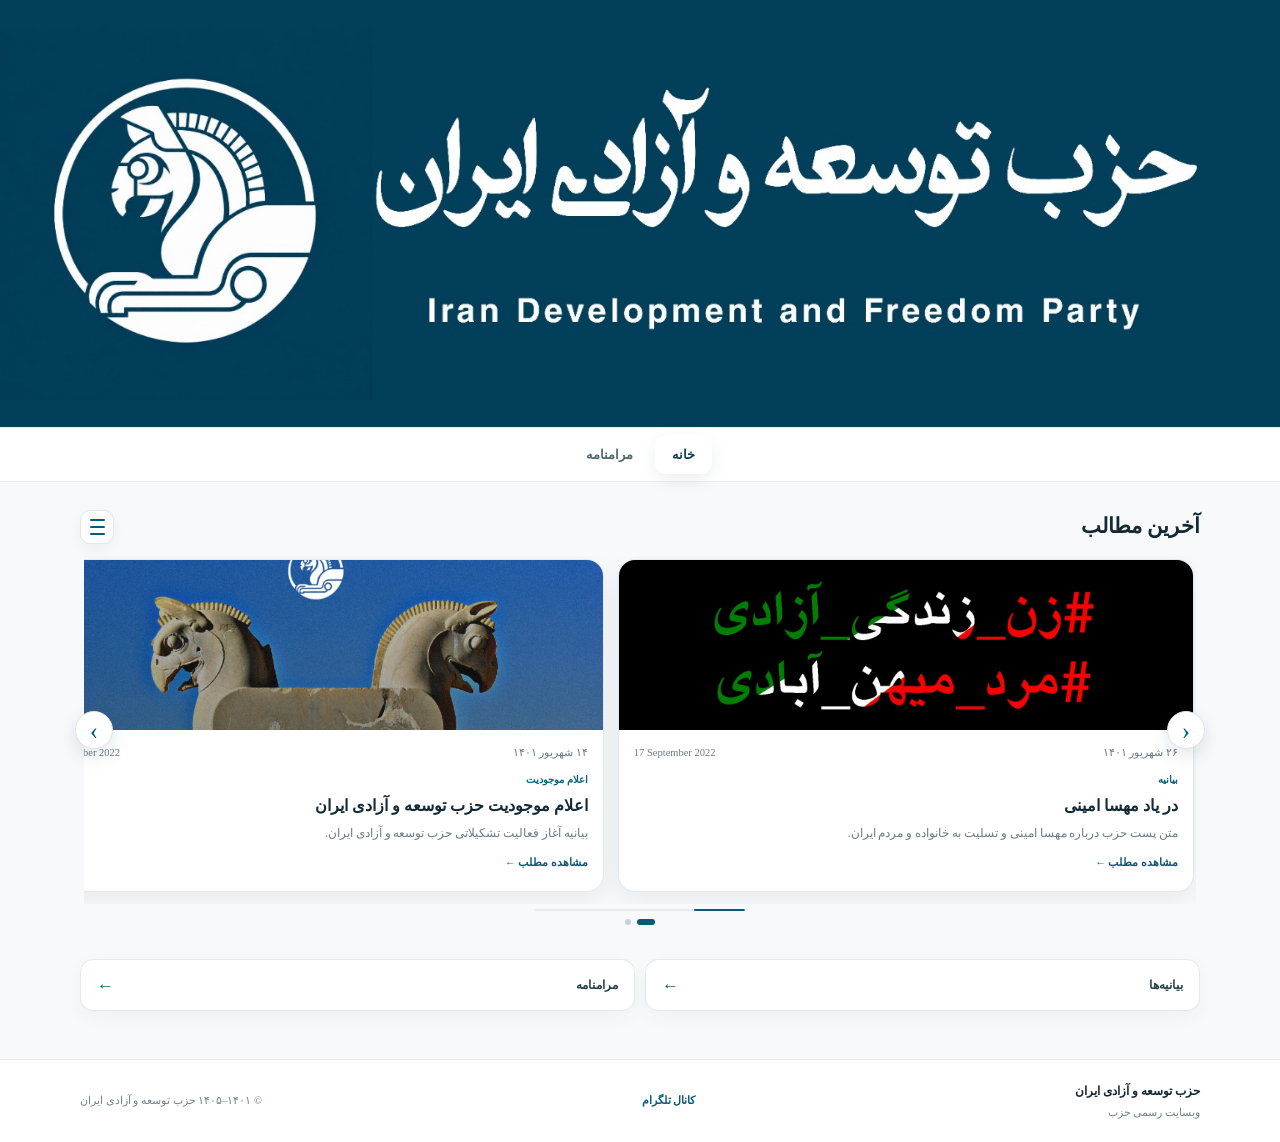
<file: index.html>
<!doctype html>
<html lang="fa" dir="rtl">
<head>
<meta charset="utf-8">
<meta name="viewport" content="width=device-width,initial-scale=1,viewport-fit=cover">
<meta name="theme-color" content="#073f57">
<meta name="description" content="وبسایت رسمی حزب توسعه و آزادی ایران">
<meta name="robots" content="index,follow,max-image-preview:large">
<meta name="referrer" content="strict-origin-when-cross-origin">
<meta http-equiv="Content-Security-Policy" content="default-src 'self'; base-uri 'self'; object-src 'none'; frame-ancestors 'none'; form-action 'self'; img-src 'self' data:; style-src 'self' 'unsafe-inline' https://fonts.googleapis.com; font-src 'self' https://fonts.gstatic.com; script-src 'self'; connect-src 'self'; upgrade-insecure-requests">
<link rel="preconnect" href="https://fonts.googleapis.com">
<link rel="preconnect" href="https://fonts.gstatic.com" crossorigin>
<link href="https://fonts.googleapis.com/css2?family=Vazirmatn:wght@400;500;600;700;800&display=swap" rel="stylesheet">
<link rel="stylesheet" href="style-site-2026.css">
<title>حزب توسعه و آزادی ایران</title>
</head>
<body>
<header class="site-header">
  <a href="./" aria-label="صفحه اصلی حزب توسعه و آزادی ایران"><img src="header-site-org.jpg" alt="حزب توسعه و آزادی ایران" draggable="false"></a>
</header>
<nav class="main-nav" aria-label="ناوبری اصلی">
  <div class="nav-inner">
    <a class="active" href="./">خانه</a>
    <a href="maramname/">مرامنامه</a>
  </div>
</nav>
<main>
<section class="news-section container" aria-labelledby="news-title">
  <div class="section-head"><h1 id="news-title">آخرین مطالب</h1><button class="news-menu-button" id="newsMenuButton" type="button" aria-label="نمایش همه اخبار" aria-expanded="false" aria-controls="newsMenu"><span></span><span></span><span></span></button></div>
  <div class="news-menu" id="newsMenu" hidden>
    <a href="post/mahsa-1401/"><span>مهسا امینی</span><small>17 September 2022</small></a>
    <a href="post/eelam/"><span>اعلام موجودیت حزب توسعه و آزادی ایران</span><small>5 September 2022</small></a>
  </div>
  <div class="news-carousel-wrap">
    <button class="carousel-arrow prev" id="prevNews" type="button" aria-label="مطلب قبلی">‹</button>
    <div class="news-track" id="newsTrack" tabindex="0">
      <article class="news-card" data-index="0">
        <a href="post/mahsa-1401/" class="news-cover"><img src="mahsa-1401.jpg" alt="پست حزب درباره مهسا امینی" loading="eager"></a>
        <div class="news-body">
          <div class="news-date"><span class="gregorian">17 September 2022</span><span class="shamsi">۲۶ شهریور ۱۴۰۱</span></div>
          <div class="news-type">بیانیه</div>
          <h2>در یاد مهسا امینی</h2>
          <p>متن پست حزب درباره مهسا امینی و تسلیت به خانواده و مردم ایران.</p>
          <a class="card-link" href="post/mahsa-1401/">مشاهده مطلب ←</a>
        </div>
      </article>
      <article class="news-card" data-index="1">
        <a href="post/eelam/" class="news-cover"><img src="eelam-site-banner-1401.jpg" alt="اعلام موجودیت حزب توسعه و آزادی ایران" loading="lazy"></a>
        <div class="news-body">
          <div class="news-date"><span class="gregorian">5 September 2022</span><span class="shamsi">۱۴ شهریور ۱۴۰۱</span></div>
          <div class="news-type">اعلام موجودیت</div>
          <h2>اعلام موجودیت حزب توسعه و آزادی ایران</h2>
          <p>بیانیه آغاز فعالیت تشکیلاتی حزب توسعه و آزادی ایران.</p>
          <a class="card-link" href="post/eelam/">مشاهده مطلب ←</a>
        </div>
      </article>
    </div>
    <button class="carousel-arrow next" id="nextNews" type="button" aria-label="مطلب بعدی">›</button>
  </div>
  <div class="news-timer"><span id="newsTimerFill"></span></div>
  <div class="dots" id="newsDots" aria-label="انتخاب مطلب"><button class="active" type="button" aria-label="مطلب اول"></button><button type="button" aria-label="مطلب دوم"></button></div>
</section>
<section class="quick-links container" aria-label="دسترسی سریع">
  <a href="post/eelam/"><span>بیانیه‌ها</span><b>←</b></a>
  <a href="maramname/"><span>مرامنامه</span><b>←</b></a>
</section>
</main>
<footer class="site-footer"><div class="container footer-inner"><div><strong>حزب توسعه و آزادی ایران</strong><span>وبسایت رسمی حزب</span></div><a href="https://t.me/HezbT" target="_blank" rel="noopener noreferrer">کانال تلگرام</a><small>© ۱۴۰۱–۱۴۰۵ حزب توسعه و آزادی ایران</small></div></footer>
<script src="script-site-2026.js" defer></script>
</body></html>
</file>
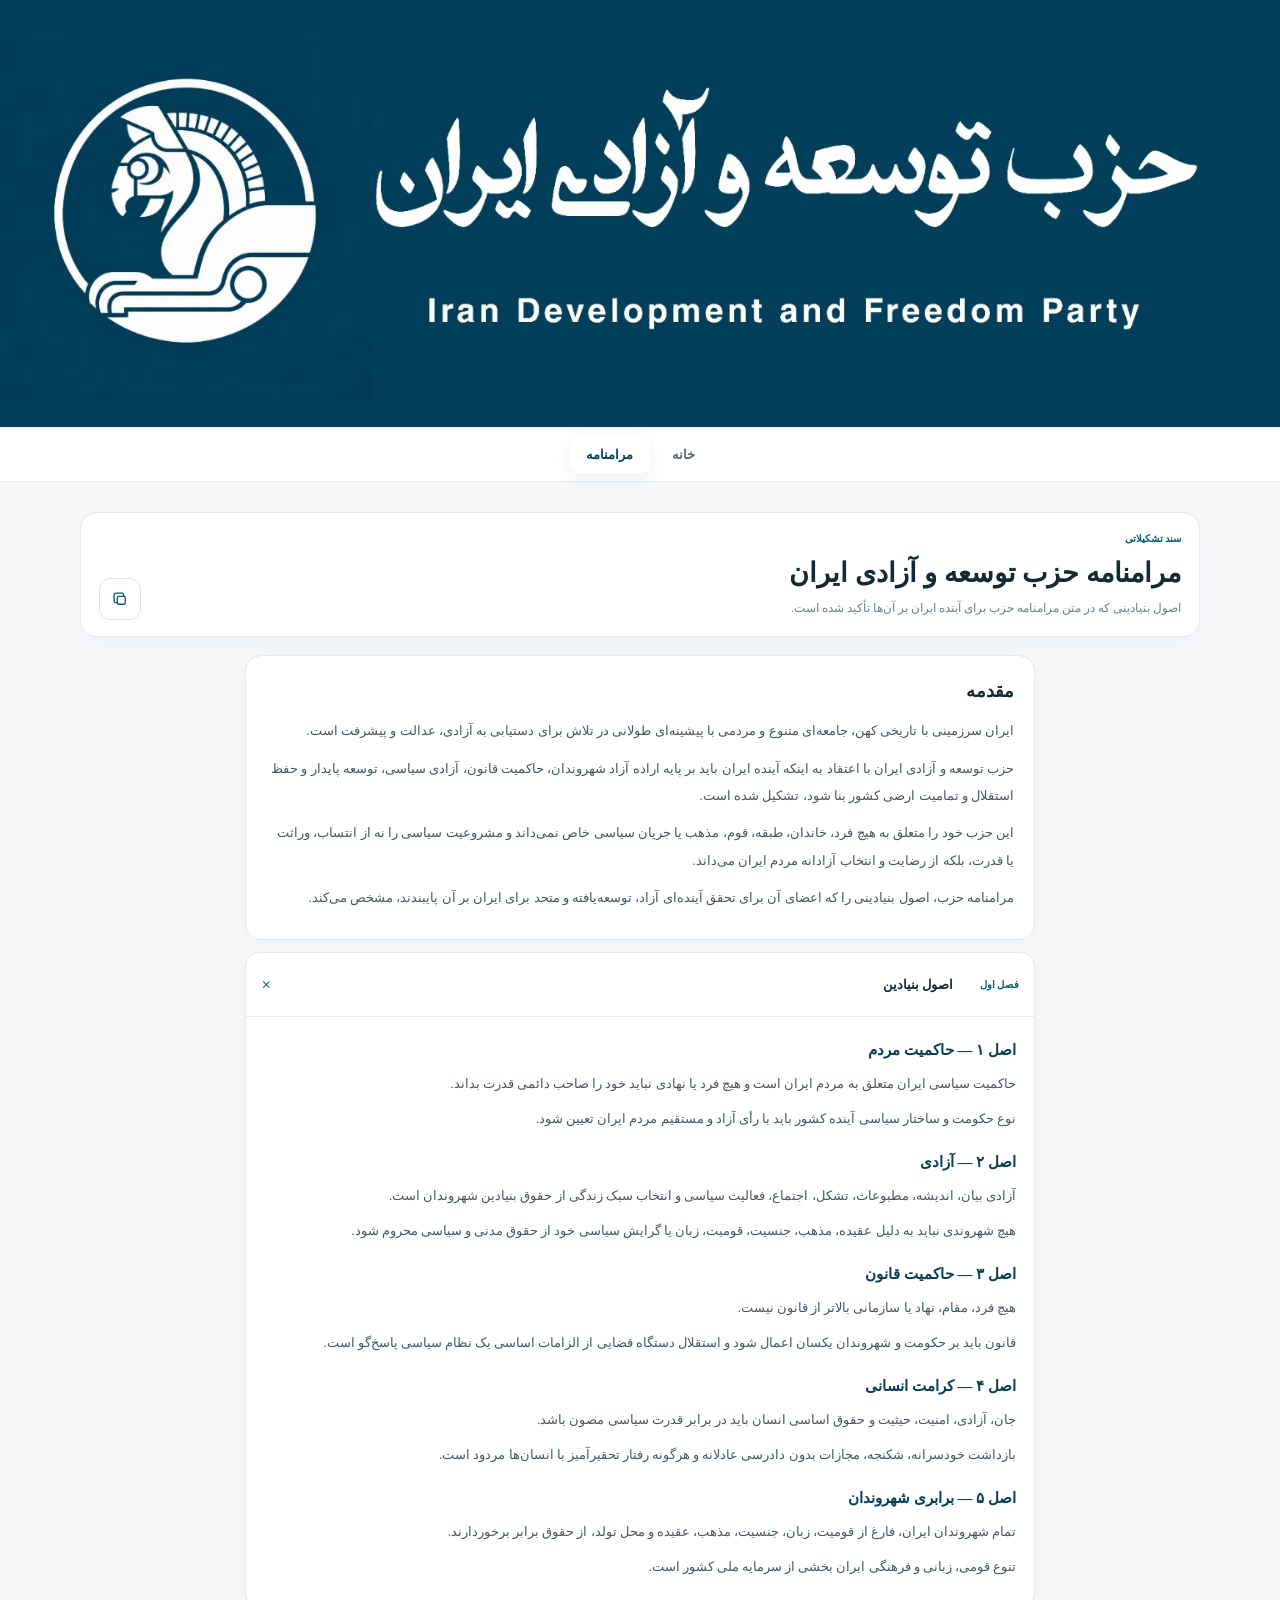
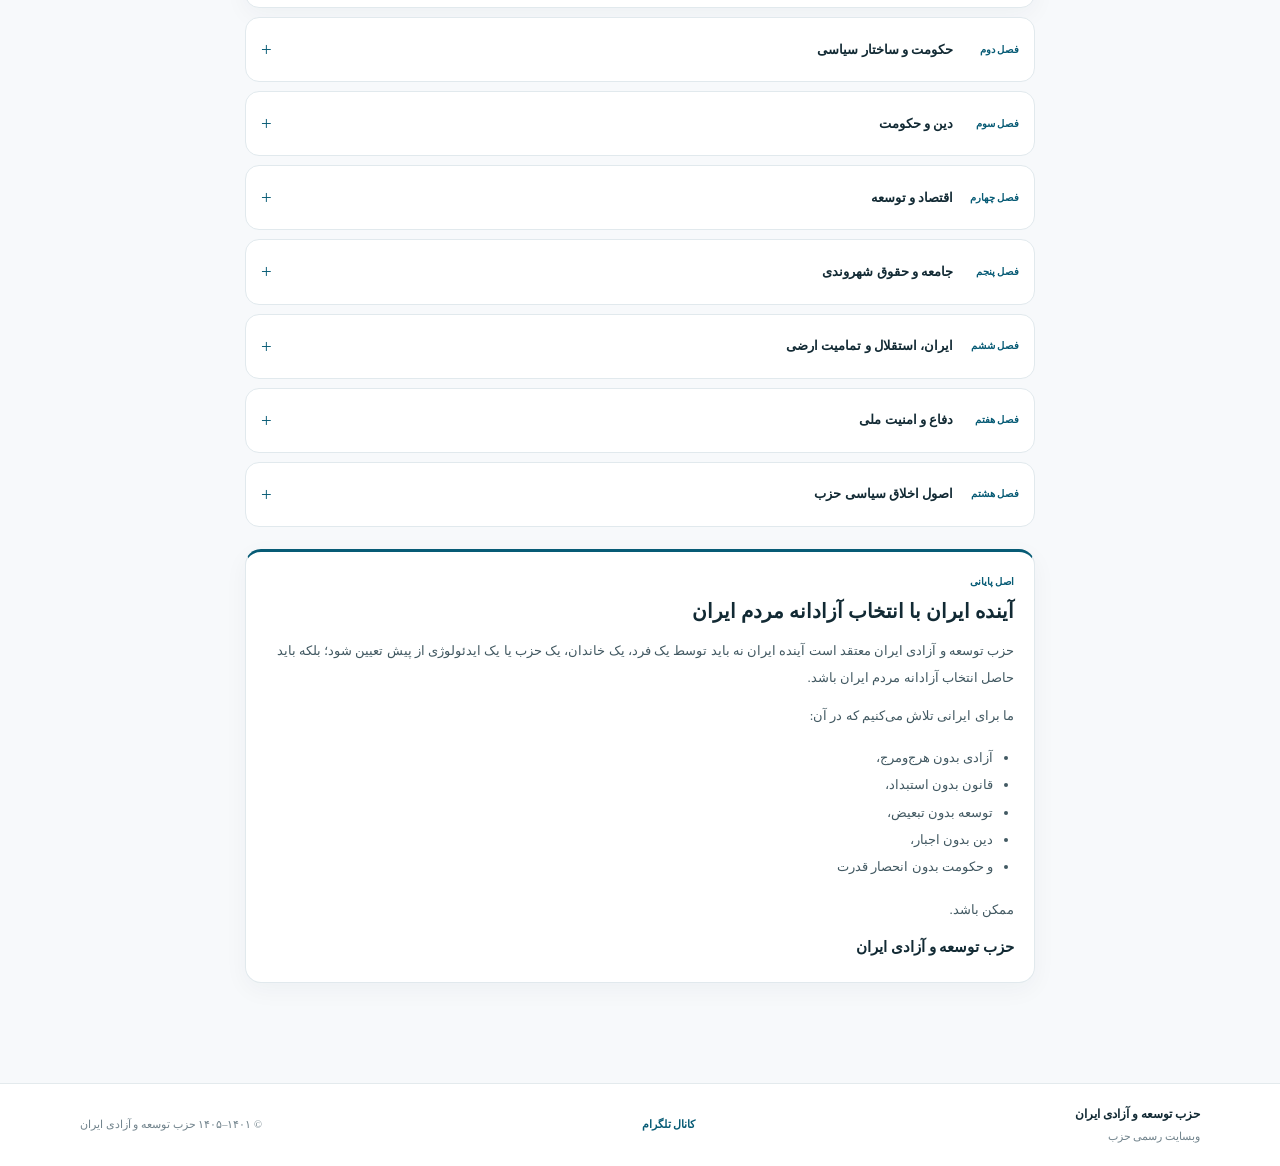
<file: maramname/index.html>
<!doctype html><html lang="fa" dir="rtl"><head><meta charset="utf-8"><meta name="viewport" content="width=device-width,initial-scale=1,viewport-fit=cover"><meta name="theme-color" content="#073f57"><meta name="description" content="مرامنامه حزب توسعه و آزادی ایران"><meta name="robots" content="index,follow"><meta http-equiv="Content-Security-Policy" content="default-src 'self';base-uri 'self';object-src 'none';frame-ancestors 'none';form-action 'self';img-src 'self' data:;style-src 'self' 'unsafe-inline' https://fonts.googleapis.com;font-src 'self' https://fonts.gstatic.com;script-src 'self';connect-src 'self';upgrade-insecure-requests"><link rel="preconnect" href="https://fonts.googleapis.com"><link rel="preconnect" href="https://fonts.gstatic.com" crossorigin><link href="https://fonts.googleapis.com/css2?family=Vazirmatn:wght@400;500;600;700;800&display=swap" rel="stylesheet"><link rel="stylesheet" href="../style-site-2026.css"><title>مرامنامه حزب توسعه و آزادی ایران</title></head><body><header class="site-header"><a href="../"><img src="../header-site-org.jpg" alt="حزب توسعه و آزادی ایران" draggable="false"></a></header><nav class="main-nav"><div class="nav-inner"><a href="../">خانه</a><a class="active" href="./">مرامنامه</a></div></nav><main class="container manifesto article"><div class="article-head"><div><div class="eyebrow">سند تشکیلاتی</div><h1>مرامنامه حزب توسعه و آزادی ایران</h1><p class="lead">اصول بنیادینی که در متن مرامنامه حزب برای آینده ایران بر آن‌ها تأکید شده است.</p></div><button class="icon-button" type="button" data-copy-url="/maramname/" aria-label="کپی لینک مرامنامه" title="کپی لینک"><svg viewBox="0 0 24 24"><rect x="8" y="8" width="10" height="10" rx="2"></rect><path d="M16 8V6a2 2 0 0 0-2-2H6a2 2 0 0 0-2 2v8a2 2 0 0 0 2 2h2"></path></svg></button></div>
<section class="intro-text"><h2>مقدمه</h2><p>ایران سرزمینی با تاریخی کهن، جامعه‌ای متنوع و مردمی با پیشینه‌ای طولانی در تلاش برای دستیابی به آزادی، عدالت و پیشرفت است.</p><p>حزب توسعه و آزادی ایران با اعتقاد به اینکه آینده ایران باید بر پایه اراده آزاد شهروندان، حاکمیت قانون، آزادی سیاسی، توسعه پایدار و حفظ استقلال و تمامیت ارضی کشور بنا شود، تشکیل شده است.</p><p>این حزب خود را متعلق به هیچ فرد، خاندان، طبقه، قوم، مذهب یا جریان سیاسی خاص نمی‌داند و مشروعیت سیاسی را نه از انتساب، وراثت یا قدرت، بلکه از رضایت و انتخاب آزادانه مردم ایران می‌داند.</p><p>مرامنامه حزب، اصول بنیادینی را که اعضای آن برای تحقق آینده‌ای آزاد، توسعه‌یافته و متحد برای ایران بر آن پایبندند، مشخص می‌کند.</p></section>
<div class="chapters">
<details open><summary><span>فصل اول</span> اصول بنیادین <i>+</i></summary><div class="chapter-body"><h3>اصل ۱ — حاکمیت مردم</h3><p>حاکمیت سیاسی ایران متعلق به مردم ایران است و هیچ فرد یا نهادی نباید خود را صاحب دائمی قدرت بداند.</p><p>نوع حکومت و ساختار سیاسی آینده کشور باید با رأی آزاد و مستقیم مردم ایران تعیین شود.</p><h3>اصل ۲ — آزادی</h3><p>آزادی بیان، اندیشه، مطبوعات، تشکل، اجتماع، فعالیت سیاسی و انتخاب سبک زندگی از حقوق بنیادین شهروندان است.</p><p>هیچ شهروندی نباید به دلیل عقیده، مذهب، جنسیت، قومیت، زبان یا گرایش سیاسی خود از حقوق مدنی و سیاسی محروم شود.</p><h3>اصل ۳ — حاکمیت قانون</h3><p>هیچ فرد، مقام، نهاد یا سازمانی بالاتر از قانون نیست.</p><p>قانون باید بر حکومت و شهروندان یکسان اعمال شود و استقلال دستگاه قضایی از الزامات اساسی یک نظام سیاسی پاسخ‌گو است.</p><h3>اصل ۴ — کرامت انسانی</h3><p>جان، آزادی، امنیت، حیثیت و حقوق اساسی انسان باید در برابر قدرت سیاسی مصون باشد.</p><p>بازداشت خودسرانه، شکنجه، مجازات بدون دادرسی عادلانه و هرگونه رفتار تحقیرآمیز با انسان‌ها مردود است.</p><h3>اصل ۵ — برابری شهروندان</h3><p>تمام شهروندان ایران، فارغ از قومیت، زبان، جنسیت، مذهب، عقیده و محل تولد، از حقوق برابر برخوردارند.</p><p>تنوع قومی، زبانی و فرهنگی ایران بخشی از سرمایه ملی کشور است.</p></div></details>
<details><summary><span>فصل دوم</span> حکومت و ساختار سیاسی <i>+</i></summary><div class="chapter-body"><h3>اصل ۶ — نظام سیاسی</h3><p>حزب توسعه و آزادی ایران از حق مردم برای تعیین نوع حکومت آینده ایران دفاع می‌کند و شکل نهایی نظام سیاسی را امری می‌داند که باید از طریق فرآیندی آزاد و دموکراتیک تعیین شود.</p><p>حزب شکل حکومت را پیشاپیش به شخص یا خاندان خاصی واگذار نمی‌کند.</p><h3>اصل ۷ — تفکیک قوا</h3><p>قوه مقننه، مجریه و قضائیه باید از یکدیگر تفکیک و دارای سازوکارهای مؤثر نظارت و توازن باشند.</p><p>هیچ نهاد حکومتی نباید اختیار نامحدود و غیرپاسخ‌گو داشته باشد.</p><h3>اصل ۸ — انتخابات</h3><p>انتخابات باید:</p><ul><li>آزاد؛</li><li>رقابتی؛</li><li>منظم؛</li><li>شفاف؛</li><li>قابل نظارت؛</li><li>و مبتنی بر رأی برابر شهروندان</li></ul><p>باشد. نتیجه انتخابات باید مورد احترام تمامی نهادهای سیاسی قرار گیرد.</p><h3>اصل ۹ — انتقال قدرت</h3><p>انتقال قدرت سیاسی باید از طریق سازوکارهای قانونی و انتخاباتی انجام شود.</p><p>هیچ مقام یا جریان سیاسی نباید خود را صاحب دائمی حکومت بداند.</p></div></details>
<details><summary><span>فصل سوم</span> دین و حکومت <i>+</i></summary><div class="chapter-body"><h3>اصل ۱۰ — آزادی عقیده و مذهب</h3><p>هر انسان حق دارد دین یا مذهب خود را آزادانه انتخاب کند، تغییر دهد یا نداشته باشد.</p><p>هیچ شهروندی نباید به دلیل باور دینی یا غیردینی خود مورد تبعیض قرار گیرد.</p><h3>اصل ۱۱ — رابطه دین و دولت</h3><p>حزب توسعه و آزادی ایران خواهان جدایی نهادهای دینی از ساختار قدرت سیاسی و تضمین آزادی کامل ادیان و عقاید در چارچوب حقوق شهروندی است.</p><p>دولت نباید ابزار تحمیل عقیده دینی یا ضد دینی بر شهروندان باشد.</p></div></details>
<details><summary><span>فصل چهارم</span> اقتصاد و توسعه <i>+</i></summary><div class="chapter-body"><h3>اصل ۱۲ — توسعه ملی</h3><p>توسعه ایران باید هم‌زمان در عرصه‌های اقتصادی، علمی، صنعتی، آموزشی، اجتماعی و زیرساختی دنبال شود.</p><p>هدف توسعه، صرفاً افزایش تولید یا درآمد ملی نیست؛ بلکه باید به افزایش کیفیت زندگی و فرصت‌های برابر برای شهروندان منجر شود.</p><h3>اصل ۱۳ — اقتصاد رقابتی</h3><p>حزب از اقتصادی رقابتی، شفاف و مبتنی بر مالکیت قانونی، سرمایه‌گذاری، کارآفرینی و نوآوری حمایت می‌کند.</p><p>انحصارهای غیرضروری و امتیازات اقتصادی وابسته به قدرت سیاسی باید محدود شوند.</p><h3>اصل ۱۴ — مبارزه با فساد</h3><p>مبارزه با فساد اقتصادی و اداری باید از طریق شفافیت، نظارت مستقل، دسترسی عمومی به اطلاعات و پاسخ‌گویی مسئولان انجام شود.</p><p>هیچ مقام دولتی نباید از نظارت قانونی مستثنی باشد.</p><h3>اصل ۱۵ — سرمایه ایرانیان خارج از کشور</h3><p>ایرانیان خارج از کشور بخشی از سرمایه انسانی، علمی، اقتصادی و فرهنگی ایران هستند.</p><p>دولت آینده باید زمینه بازگشت، سرمایه‌گذاری و مشارکت آنان در توسعه کشور را فراهم کند.</p></div></details>
<details><summary><span>فصل پنجم</span> جامعه و حقوق شهروندی <i>+</i></summary><div class="chapter-body"><h3>اصل ۱۶ — زنان</h3><p>زنان و مردان باید از حقوق سیاسی، اجتماعی، اقتصادی و مدنی برابر برخوردار باشند.</p><p>هیچ شهروندی نباید صرفاً به دلیل جنسیت از فرصت‌های عمومی محروم شود.</p><h3>اصل ۱۷ — جوانان</h3><p>جوانان باید امکان مشارکت واقعی در عرصه سیاسی، اقتصادی، علمی و فرهنگی کشور را داشته باشند.</p><h3>اصل ۱۸ — آموزش</h3><p>آموزش باکیفیت و دسترسی برابر به دانش و فناوری از پایه‌های توسعه ملی است.</p><p>استقلال علمی دانشگاه‌ها و حمایت از پژوهش و نوآوری باید مورد توجه دولت قرار گیرد.</p><h3>اصل ۱۹ — رسانه</h3><p>رسانه‌های مستقل و آزاد یکی از ارکان جامعه دموکراتیک هستند.</p><p>دولت نباید رسانه را به ابزار تبلیغاتی خود تبدیل کند و دسترسی شهروندان به اطلاعات باید تضمین شود.</p></div></details>
<details><summary><span>فصل ششم</span> ایران، استقلال و تمامیت ارضی <i>+</i></summary><div class="chapter-body"><h3>اصل ۲۰ — تمامیت ارضی</h3><p>حزب توسعه و آزادی ایران بر حفظ تمامیت ارضی و وحدت ملی ایران تأکید دارد.</p><p>هیچ اختلاف سیاسی، قومی یا مذهبی نباید بهانه‌ای برای تجزیه کشور یا محروم کردن بخشی از مردم ایران از حقوق برابر شهروندی باشد.</p><h3>اصل ۲۱ — هویت ملی</h3><p>ایران متعلق به تمام ایرانیان است.</p><p>تاریخ، زبان‌ها، فرهنگ‌ها و سنت‌های گوناگون مناطق مختلف کشور اجزای هویت ملی ایران محسوب می‌شوند.</p><h3>اصل ۲۲ — سیاست خارجی</h3><p>سیاست خارجی ایران باید بر پایه:</p><ul><li>منافع ملی، استقلال، احترام متقابل، عدم مداخله، صلح و روابط متوازن با جهان</li></ul><p>تنظیم شود.</p><p>ایران نباید به عرصه رقابت قدرت‌های خارجی تبدیل شود و نباید استقلال تصمیم‌گیری خود را به هیچ قدرت خارجی واگذار کند.</p></div></details>
<details><summary><span>فصل هفتم</span> دفاع و امنیت ملی <i>+</i></summary><div class="chapter-body"><h3>اصل ۲۳ — امنیت ملی</h3><p>حفظ امنیت کشور و شهروندان از وظایف اساسی حکومت است.</p><p>نیروهای نظامی و امنیتی باید تحت اقتدار قانونی نهادهای منتخب و در چارچوب قانون فعالیت کنند.</p><h3>اصل ۲۴ — نیروهای مسلح</h3><p>نیروهای مسلح متعلق به ایران و ملت ایران هستند و نباید به ابزار یک حزب، فرد یا جریان سیاسی تبدیل شوند.</p></div></details>
<details><summary><span>فصل هشتم</span> اصول اخلاق سیاسی حزب <i>+</i></summary><div class="chapter-body"><h3>اصل ۲۵ — نفی خشونت سیاسی</h3><p>حزب توسعه و آزادی ایران فعالیت سیاسی را بر روش‌های مدنی و سیاسی استوار می‌داند.</p><h3>اصل ۲۶ — احترام به مخالف</h3><p>مخالف سیاسی دشمن ملت نیست.</p><p>حزب متعهد است با جریان‌های سیاسی مختلف، حتی در صورت اختلاف عمیق، از طریق گفت‌وگو و رقابت سیاسی برخورد کند.</p><h3>اصل ۲۷ — عدم انحصارطلبی</h3><p>حزب توسعه و آزادی ایران خود را تنها نماینده مردم ایران نمی‌داند و حق فعالیت قانونی سایر احزاب و جریان‌های سیاسی را به رسمیت می‌شناسد.</p><h3>اصل ۲۸ — پاسخ‌گویی</h3><p>قدرت سیاسی باید همواره قابل پرسش و قابل نظارت باشد.</p><p>حزبی که خواهان حکومت پاسخ‌گو است، باید خود نیز در برابر اعضا و جامعه پاسخ‌گو باشد.</p></div></details>
</div>
<section class="final-principle"><div class="eyebrow">اصل پایانی</div><h2>آینده ایران با انتخاب آزادانه مردم ایران</h2><p>حزب توسعه و آزادی ایران معتقد است آینده ایران نه باید توسط یک فرد، یک خاندان، یک حزب یا یک ایدئولوژی از پیش تعیین شود؛ بلکه باید حاصل انتخاب آزادانه مردم ایران باشد.</p><p>ما برای ایرانی تلاش می‌کنیم که در آن:</p><ul><li>آزادی بدون هرج‌ومرج،</li><li>قانون بدون استبداد،</li><li>توسعه بدون تبعیض،</li><li>دین بدون اجبار،</li><li>و حکومت بدون انحصار قدرت</li></ul><p>ممکن باشد.</p><strong>حزب توسعه و آزادی ایران</strong></section>
</main><footer class="site-footer"><div class="container footer-inner"><div><strong>حزب توسعه و آزادی ایران</strong><span>وبسایت رسمی حزب</span></div><a href="https://t.me/HezbT" target="_blank" rel="noopener noreferrer">کانال تلگرام</a><small>© ۱۴۰۱–۱۴۰۵ حزب توسعه و آزادی ایران</small></div></footer><div class="toast" id="copyToast">لینک کپی شد</div><script src="../script-site-2026.js" defer></script></body></html>
</file>
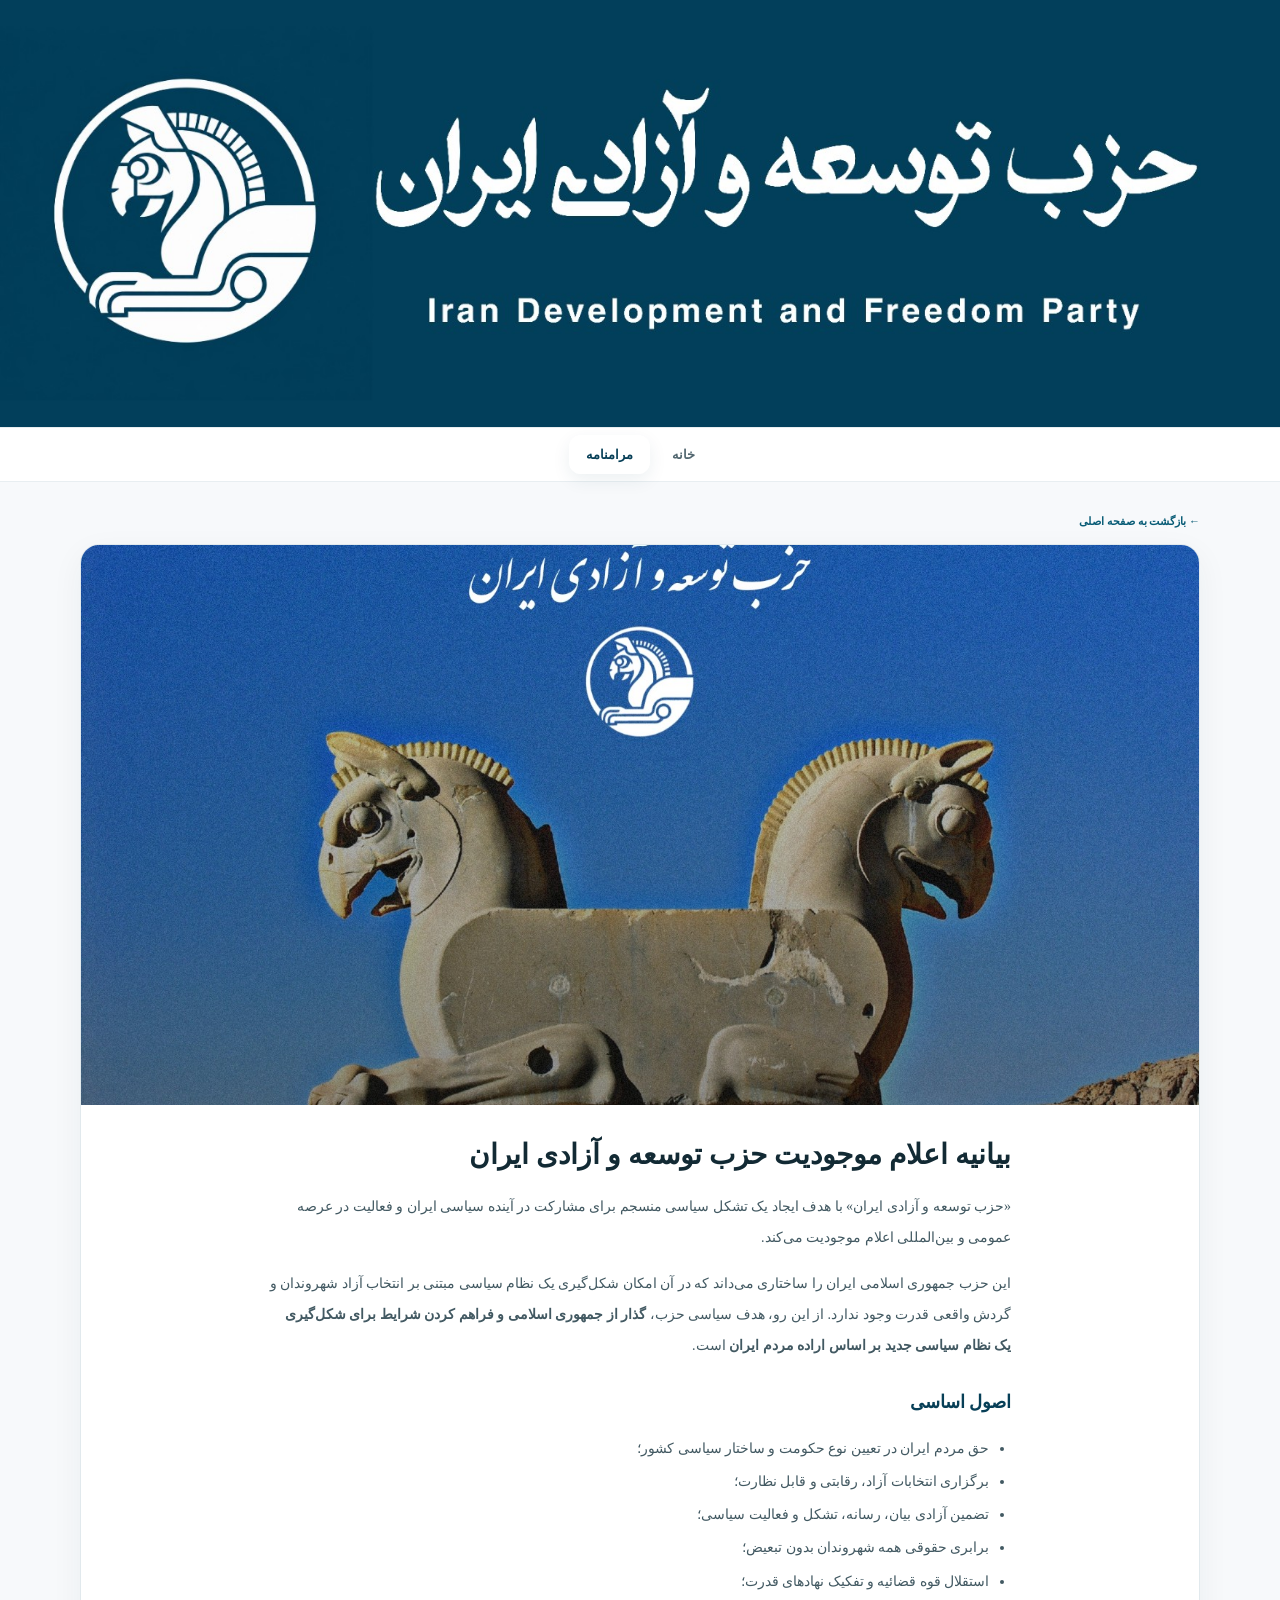
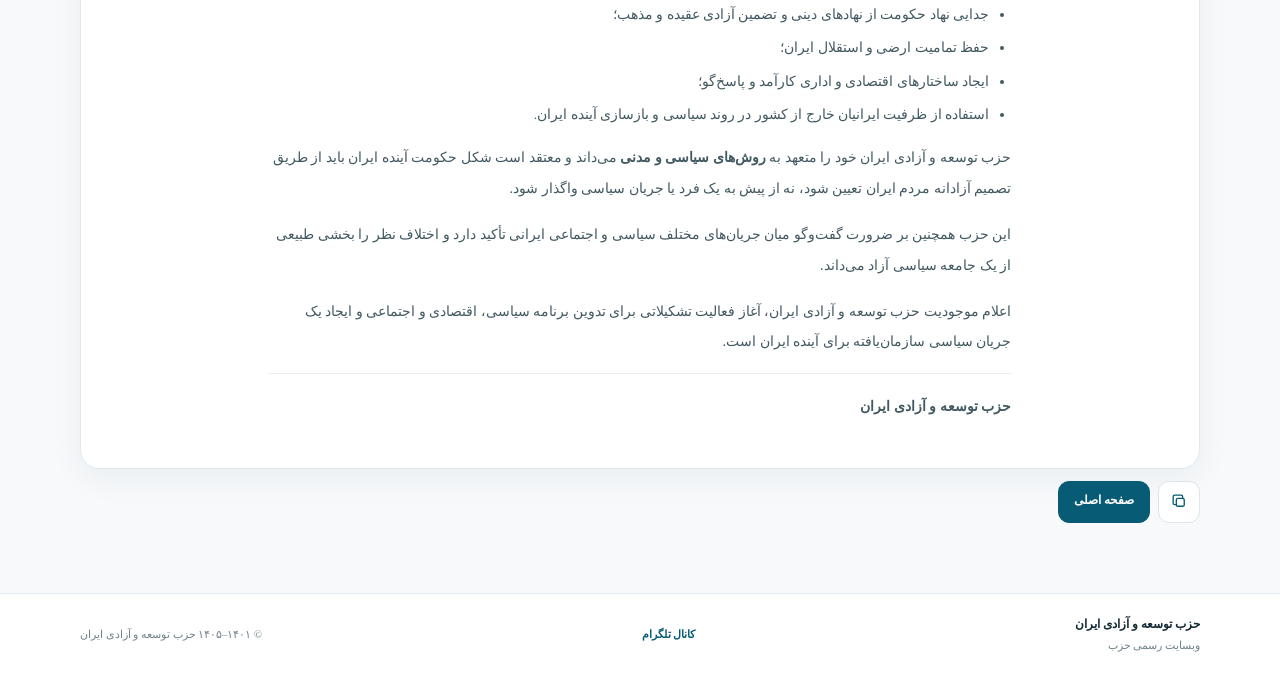
<file: post/eelam/index.html>
<!doctype html>
<html lang="fa" dir="rtl"><head>
<meta charset="utf-8"><meta name="viewport" content="width=device-width,initial-scale=1,viewport-fit=cover"><meta name="theme-color" content="#073f57">
<meta name="description" content="بیانیه اعلام موجودیت حزب توسعه و آزادی ایران.">
<meta http-equiv="Content-Security-Policy" content="default-src 'self'; base-uri 'self'; object-src 'none'; frame-ancestors 'none'; form-action 'self'; img-src 'self' data:; style-src 'self' 'unsafe-inline' https://fonts.googleapis.com; font-src 'self' https://fonts.gstatic.com; script-src 'self'; connect-src 'self'; upgrade-insecure-requests">
<link rel="preconnect" href="https://fonts.googleapis.com"><link rel="preconnect" href="https://fonts.gstatic.com" crossorigin><link href="https://fonts.googleapis.com/css2?family=Vazirmatn:wght@400;500;600;700;800&display=swap" rel="stylesheet"><link rel="stylesheet" href="../../style-site-2026.css">
<title>اعلام موجودیت | حزب توسعه و آزادی ایران</title></head><body>
<header class="site-header"><a href="../../"><img src="../../header-site-org.jpg" alt="حزب توسعه و آزادی ایران" draggable="false"></a></header>
<nav class="main-nav"><div class="nav-inner"><a href="../../">خانه</a><a class="active" href="../../maramname/">مرامنامه</a></div></nav>
<main class="article container"><a class="back-link" href="../../">← بازگشت به صفحه اصلی</a><article class="article-card"><img class="article-image" src="../../eelam-site-banner-1401.jpg" alt="اعلام موجودیت حزب توسعه و آزادی ایران"><div class="article-content"><h1>بیانیه اعلام موجودیت حزب توسعه و آزادی ایران</h1>
<p>«حزب توسعه و آزادی ایران» با هدف ایجاد یک تشکل سیاسی منسجم برای مشارکت در آینده سیاسی ایران و فعالیت در عرصه عمومی و بین‌المللی اعلام موجودیت می‌کند.</p>
<p>این حزب جمهوری اسلامی ایران را ساختاری می‌داند که در آن امکان شکل‌گیری یک نظام سیاسی مبتنی بر انتخاب آزاد شهروندان و گردش واقعی قدرت وجود ندارد. از این رو، هدف سیاسی حزب، <strong>گذار از جمهوری اسلامی و فراهم کردن شرایط برای شکل‌گیری یک نظام سیاسی جدید بر اساس اراده مردم ایران</strong> است.</p>
<h2>اصول اساسی</h2><ul><li>حق مردم ایران در تعیین نوع حکومت و ساختار سیاسی کشور؛</li><li>برگزاری انتخابات آزاد، رقابتی و قابل نظارت؛</li><li>تضمین آزادی بیان، رسانه، تشکل و فعالیت سیاسی؛</li><li>برابری حقوقی همه شهروندان بدون تبعیض؛</li><li>استقلال قوه قضائیه و تفکیک نهادهای قدرت؛</li><li>جدایی نهاد حکومت از نهادهای دینی و تضمین آزادی عقیده و مذهب؛</li><li>حفظ تمامیت ارضی و استقلال ایران؛</li><li>ایجاد ساختارهای اقتصادی و اداری کارآمد و پاسخ‌گو؛</li><li>استفاده از ظرفیت ایرانیان خارج از کشور در روند سیاسی و بازسازی آینده ایران.</li></ul>
<p>حزب توسعه و آزادی ایران خود را متعهد به <strong>روش‌های سیاسی و مدنی</strong> می‌داند و معتقد است شکل حکومت آینده ایران باید از طریق تصمیم آزادانه مردم ایران تعیین شود، نه از پیش به یک فرد یا جریان سیاسی واگذار شود.</p>
<p>این حزب همچنین بر ضرورت گفت‌وگو میان جریان‌های مختلف سیاسی و اجتماعی ایرانی تأکید دارد و اختلاف نظر را بخشی طبیعی از یک جامعه سیاسی آزاد می‌داند.</p>
<p>اعلام موجودیت حزب توسعه و آزادی ایران، آغاز فعالیت تشکیلاتی برای تدوین برنامه سیاسی، اقتصادی و اجتماعی و ایجاد یک جریان سیاسی سازمان‌یافته برای آینده ایران است.</p>
<p class="signature"><strong>حزب توسعه و آزادی ایران</strong></p></div></article><div class="article-tools"><button class="copy-button icon-copy" type="button" data-copy-url="post/eelam/" aria-label="کپی لینک این مطلب" title="کپی لینک این مطلب"><svg viewBox="0 0 24 24" aria-hidden="true"><rect x="8" y="8" width="10" height="10" rx="2"></rect><path d="M16 8V6a2 2 0 0 0-2-2H6a2 2 0 0 0-2 2v8a2 2 0 0 0 2 2h2"></path></svg></button><a class="button secondary" href="../../">صفحه اصلی</a></div></main>
<footer class="site-footer"><div class="container footer-inner"><div><strong>حزب توسعه و آزادی ایران</strong><span>وبسایت رسمی حزب</span></div><a href="https://t.me/HezbT" target="_blank" rel="noopener noreferrer">کانال تلگرام</a><small>© ۱۴۰۱–۱۴۰۵ حزب توسعه و آزادی ایران</small></div></footer><div class="toast" id="copyToast">لینک کپی شد</div><script src="../../script-site-2026.js" defer></script></body></html>
</file>
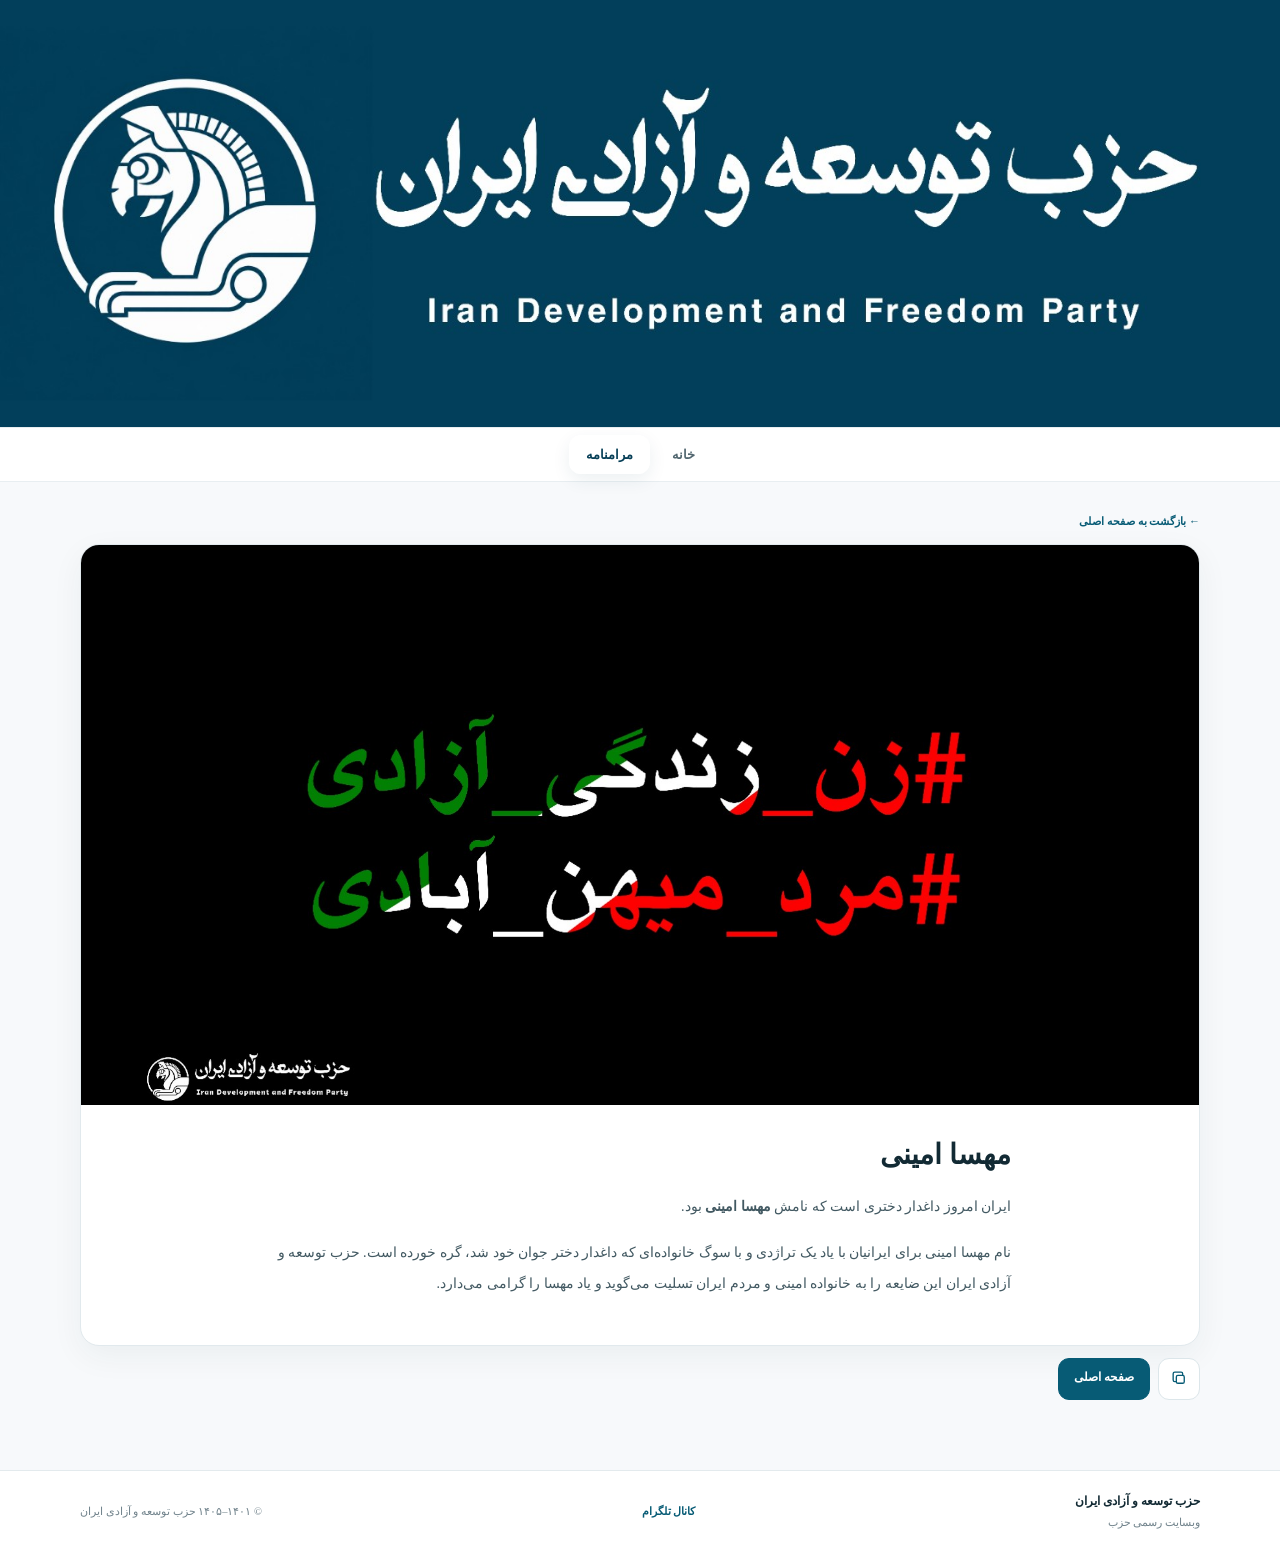
<file: post/mahsa-1401/index.html>
<!doctype html>
<html lang="fa" dir="rtl"><head>
<meta charset="utf-8"><meta name="viewport" content="width=device-width,initial-scale=1,viewport-fit=cover"><meta name="theme-color" content="#073f57">
<meta name="description" content="پست حزب توسعه و آزادی ایران درباره مهسا امینی.">
<meta http-equiv="Content-Security-Policy" content="default-src 'self'; base-uri 'self'; object-src 'none'; frame-ancestors 'none'; form-action 'self'; img-src 'self' data:; style-src 'self' 'unsafe-inline' https://fonts.googleapis.com; font-src 'self' https://fonts.gstatic.com; script-src 'self'; connect-src 'self'; upgrade-insecure-requests">
<link rel="preconnect" href="https://fonts.googleapis.com"><link rel="preconnect" href="https://fonts.gstatic.com" crossorigin><link href="https://fonts.googleapis.com/css2?family=Vazirmatn:wght@400;500;600;700;800&display=swap" rel="stylesheet"><link rel="stylesheet" href="../../style-site-2026.css">
<title>مهسا امینی | حزب توسعه و آزادی ایران</title></head><body>
<header class="site-header"><a href="../../"><img src="../../header-site-org.jpg" alt="حزب توسعه و آزادی ایران" draggable="false"></a></header>
<nav class="main-nav"><div class="nav-inner"><a href="../../">خانه</a><a class="active" href="../../maramname/">مرامنامه</a></div></nav>
<main class="article container"><a class="back-link" href="../../">← بازگشت به صفحه اصلی</a><article class="article-card"><img class="article-image mahsa-image" src="../../mahsa-1401.jpg" alt="پست حزب توسعه و آزادی ایران درباره مهسا امینی"><div class="article-content"><h1>مهسا امینی</h1>
<p>ایران امروز داغدار دختری است که نامش <strong>مهسا امینی</strong> بود.</p>
<p>نام مهسا امینی برای ایرانیان با یاد یک تراژدی و با سوگ خانواده‌ای که داغدار دختر جوان خود شد، گره خورده است. حزب توسعه و آزادی ایران این ضایعه را به خانواده امینی و مردم ایران تسلیت می‌گوید و یاد مهسا را گرامی می‌دارد.</p>
</div></article><div class="article-tools"><button class="copy-button icon-copy" type="button" data-copy-url="post/mahsa-1401/" aria-label="کپی لینک این مطلب" title="کپی لینک این مطلب"><svg viewBox="0 0 24 24" aria-hidden="true"><rect x="8" y="8" width="10" height="10" rx="2"></rect><path d="M16 8V6a2 2 0 0 0-2-2H6a2 2 0 0 0-2 2v8a2 2 0 0 0 2 2h2"></path></svg></button><a class="button secondary" href="../../">صفحه اصلی</a></div></main>
<footer class="site-footer"><div class="container footer-inner"><div><strong>حزب توسعه و آزادی ایران</strong><span>وبسایت رسمی حزب</span></div><a href="https://t.me/HezbT" target="_blank" rel="noopener noreferrer">کانال تلگرام</a><small>© ۱۴۰۱–۱۴۰۵ حزب توسعه و آزادی ایران</small></div></footer><div class="toast" id="copyToast">لینک کپی شد</div><script src="../../script-site-2026.js" defer></script></body></html>
</file>
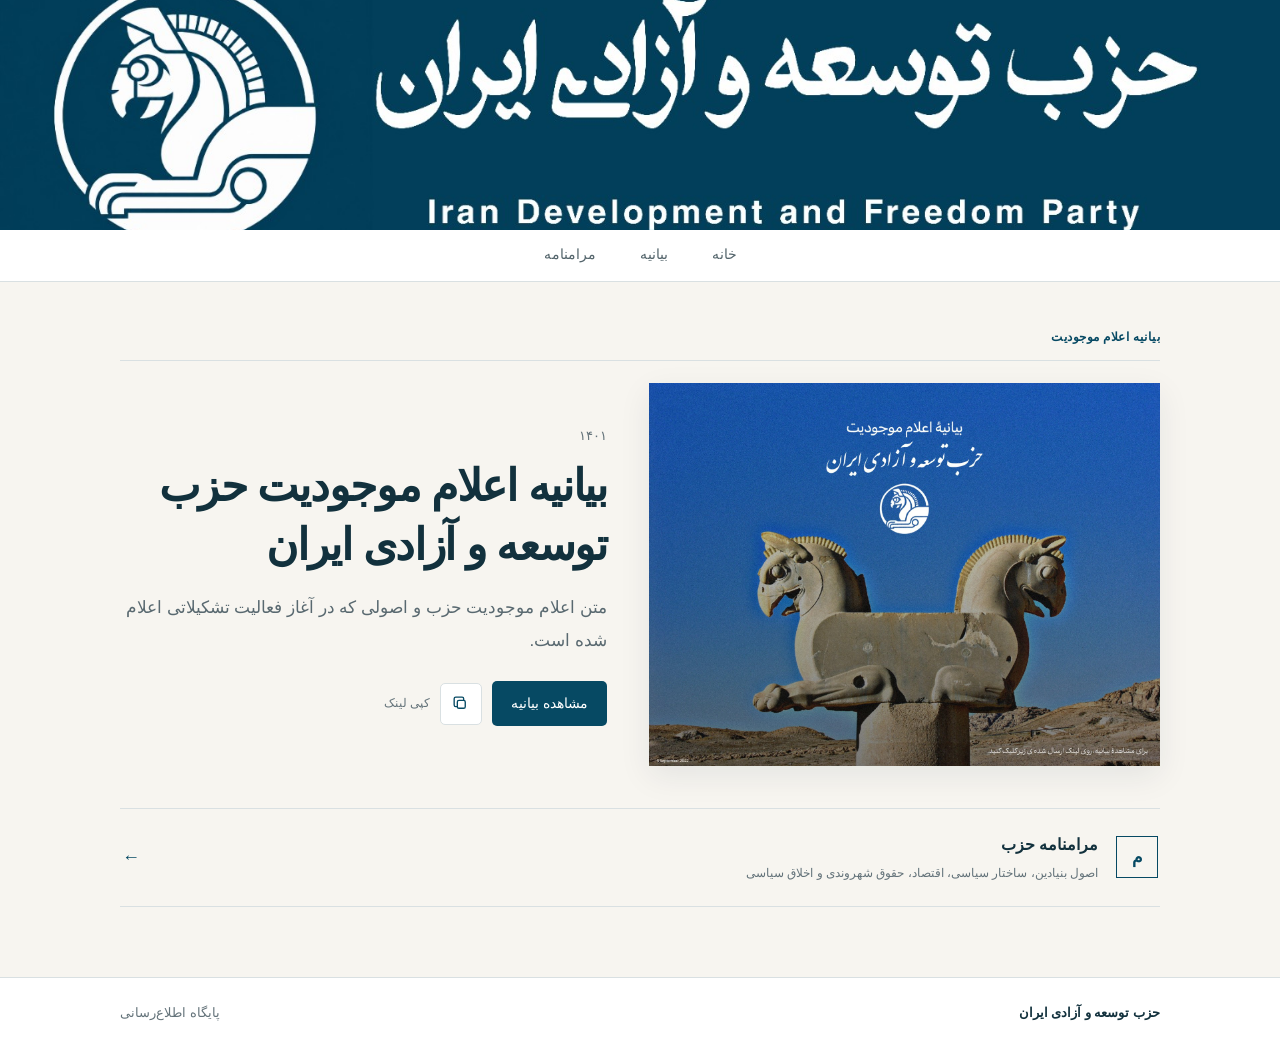
<file: home-site-org.html>
<!doctype html>
<html lang="fa" dir="rtl">
<head>
<meta charset="utf-8"><meta name="viewport" content="width=device-width,initial-scale=1,viewport-fit=cover">
<meta name="theme-color" content="#064963"><meta name="description" content="پایگاه اطلاع‌رسانی حزب توسعه و آزادی ایران؛ بیانیه‌ها و اسناد رسمی حزب.">
<meta name="referrer" content="strict-origin-when-cross-origin"><meta name="robots" content="index,follow,max-image-preview:large">
<meta http-equiv="Content-Security-Policy" content="default-src 'self';base-uri 'self';object-src 'none';frame-ancestors 'none';form-action 'self';img-src 'self';style-src 'self';script-src 'self';font-src 'self';connect-src 'self';upgrade-insecure-requests">
<link rel="stylesheet" href="style-site-core-v2.css"><title>حزب توسعه و آزادی ایران | پایگاه اطلاع‌رسانی</title>
</head>
<body>
<header class="site-header"><a href="/home-site-org.html" aria-label="صفحه اصلی"><img src="header-site-org.jpg" alt="حزب توسعه و آزادی ایران" draggable="false"></a></header>
<nav class="main-nav" aria-label="ناوبری اصلی"><div class="nav-inner"><a href="/home-site-org.html">خانه</a><a href="/post/eelam/">بیانیه</a><a href="/maramname/">مرامنامه</a></div></nav>
<main class="container">
<section class="lead-post">
<div class="eyebrow">بیانیه اعلام موجودیت</div>
<div class="post-grid">
<a class="post-image" href="/post/eelam/"><img src="eelam-site-banner-1401.jpg" alt="بیانیه اعلام موجودیت حزب توسعه و آزادی ایران"></a>
<div class="post-body"><time>۱۴۰۱</time><h1>بیانیه اعلام موجودیت حزب توسعه و آزادی ایران</h1><p>متن اعلام موجودیت حزب و اصولی که در آغاز فعالیت تشکیلاتی اعلام شده است.</p><div class="actions"><a class="button primary" href="/post/eelam/">مشاهده بیانیه</a><button class="icon-button" type="button" data-copy-url="/post/eelam/" aria-label="کپی لینک بیانیه" title="کپی لینک"><svg viewBox="0 0 24 24" aria-hidden="true"><rect x="8" y="8" width="10" height="10" rx="2"></rect><path d="M16 8V6a2 2 0 0 0-2-2H6a2 2 0 0 0-2 2v8a2 2 0 0 0 2 2h2"></path></svg></button><span class="copy-label">کپی لینک</span></div></div>
</div></section>
<section class="document-links"><a href="/maramname/" class="document-card"><span class="document-mark">م</span><span><strong>مرامنامه حزب</strong><small>اصول بنیادین، ساختار سیاسی، اقتصاد، حقوق شهروندی و اخلاق سیاسی</small></span><b>←</b></a></section>
</main>
<footer><div class="container footer-inner"><strong>حزب توسعه و آزادی ایران</strong><span>پایگاه اطلاع‌رسانی</span></div></footer>
<div class="toast" id="copyToast" role="status" aria-live="polite">لینک کپی شد</div><script src="script-site-engine-v2.js" defer></script>
</body></html>
</file>
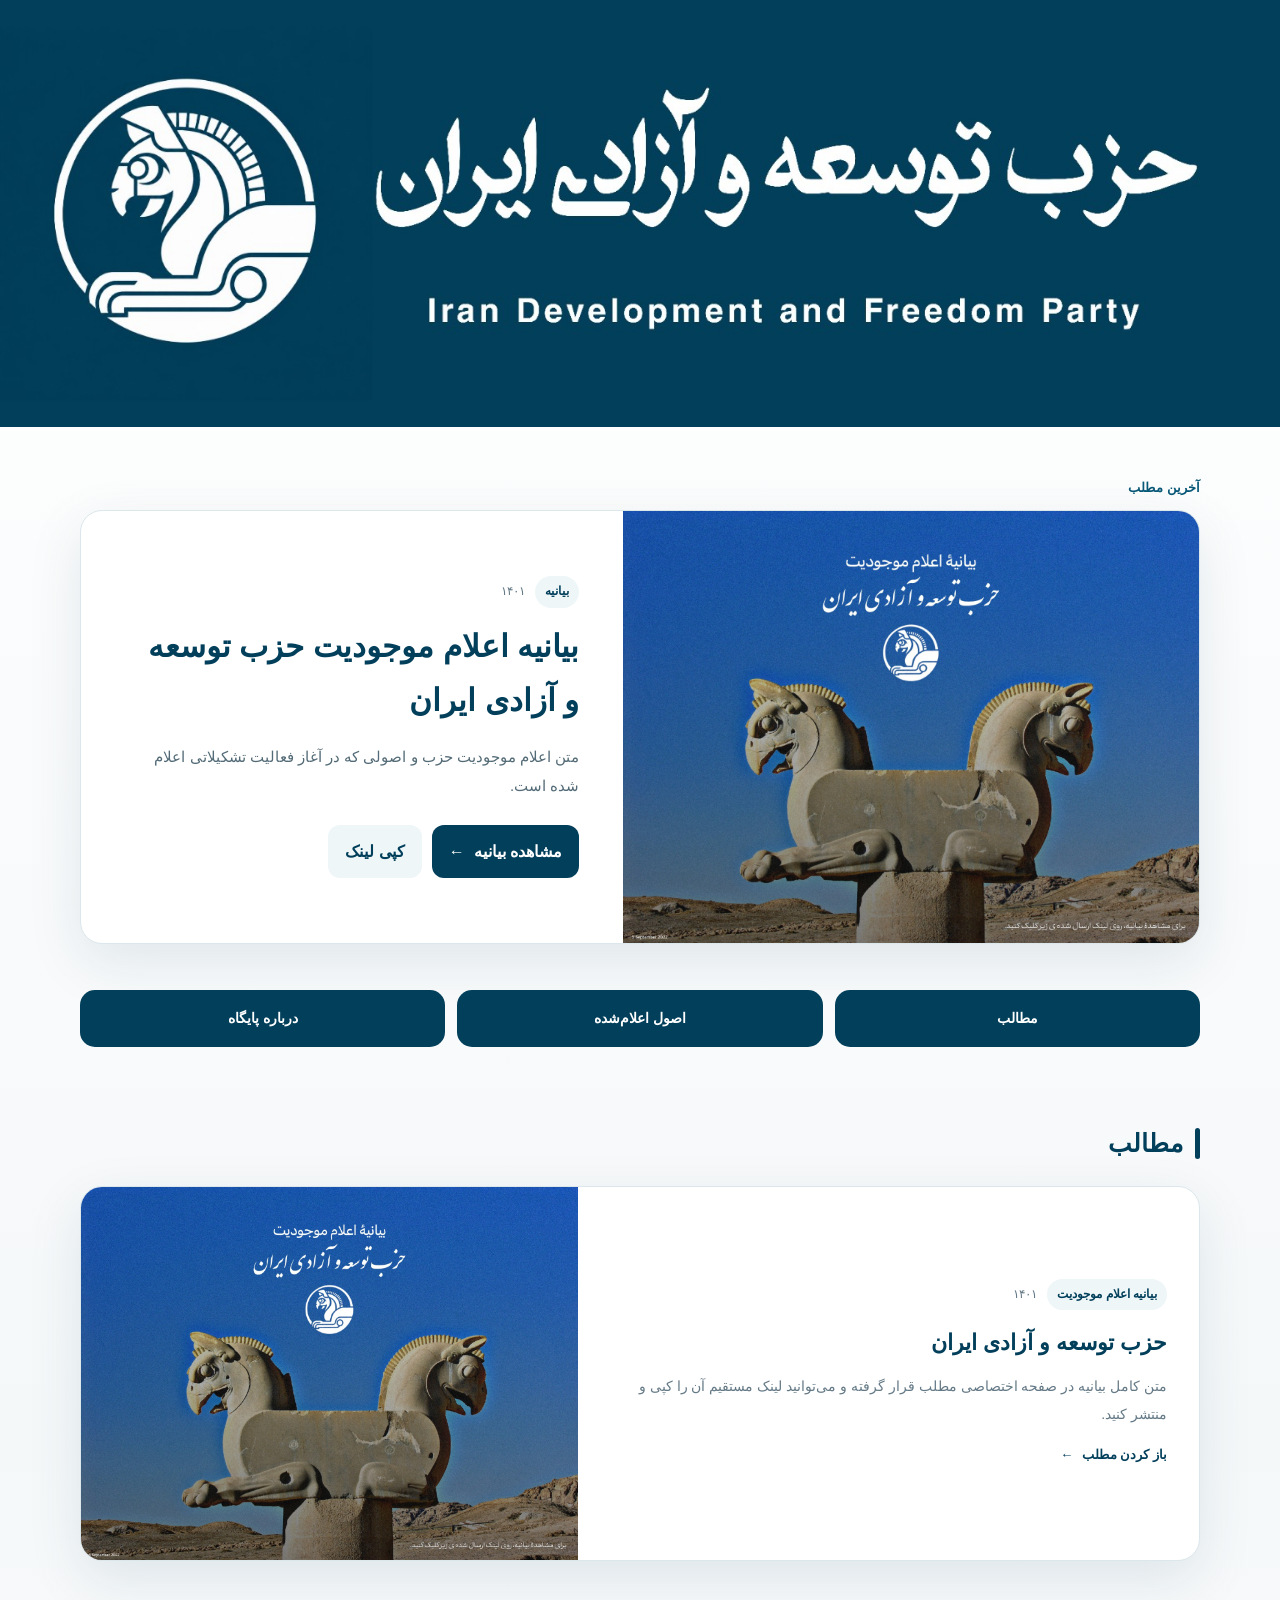
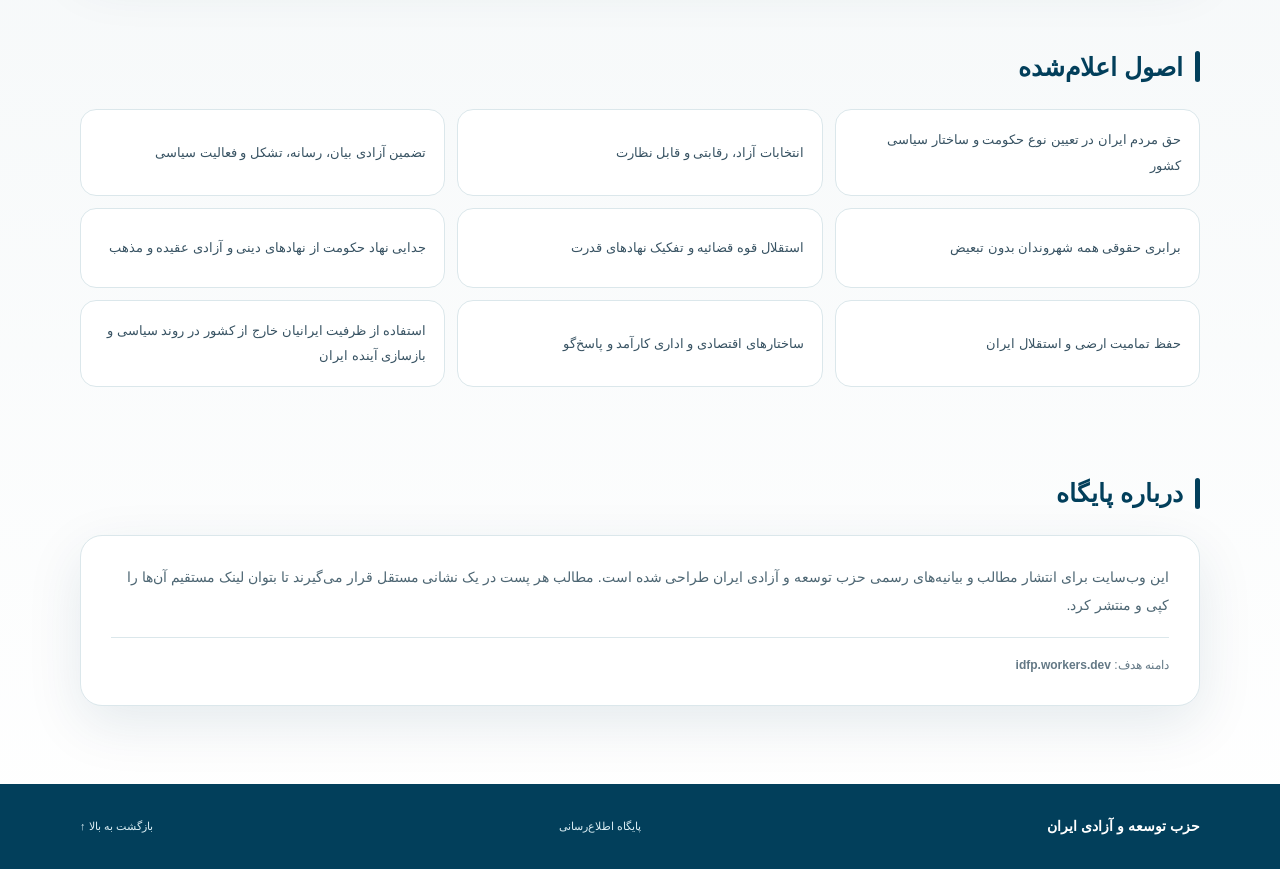
<file: index-site-org.html>
<!doctype html>
<html lang="fa" dir="rtl">
<head>
  <meta charset="utf-8">
  <meta name="viewport" content="width=device-width, initial-scale=1, viewport-fit=cover">

  <meta name="theme-color" content="#023f5b">
  <meta name="description" content="پایگاه اطلاع‌رسانی حزب توسعه و آزادی ایران؛ بیانیه اعلام موجودیت و مطالب رسمی حزب.">
  <meta name="referrer" content="strict-origin-when-cross-origin">
  <meta name="robots" content="index,follow,max-image-preview:large">

  <meta http-equiv="Content-Security-Policy" content="default-src 'self'; base-uri 'self'; object-src 'none'; frame-ancestors 'none'; form-action 'self'; img-src 'self' data:; style-src 'self'; script-src 'self'; font-src 'self'; connect-src 'self'; upgrade-insecure-requests">

  <link rel="stylesheet" href="style-site-core-v1.css">

  <title>حزب توسعه و آزادی ایران | پایگاه اطلاع‌رسانی</title>
</head>

<body>

  <header class="site-header">
    <a href="index-site-org.html" aria-label="صفحه اصلی حزب توسعه و آزادی ایران">
      <img
        class="site-header-image"
        src="header-site-org.jpg"
        alt="حزب توسعه و آزادی ایران"
        draggable="false"
      >
    </a>
  </header>

  <main>

    <section class="featured container" aria-labelledby="featured-title">

      <div class="section-kicker">
        آخرین مطلب
      </div>

      <div class="featured-card">

        <a
          class="featured-image"
          href="p-idfp-1401-001-site-org.html"
          aria-label="مشاهده بیانیه اعلام موجودیت"
        >
          <img
            src="eelam-site-banner-1401.jpg"
            alt="بنر اعلام موجودیت حزب توسعه و آزادی ایران"
            loading="eager"
          >
        </a>

        <div class="featured-copy">

          <div class="post-meta">
            <span>بیانیه</span>
            <time datetime="1401">۱۴۰۱</time>
          </div>

          <h1 id="featured-title">
            بیانیه اعلام موجودیت حزب توسعه و آزادی ایران
          </h1>

          <p>
            متن اعلام موجودیت حزب و اصولی که در آغاز فعالیت تشکیلاتی اعلام شده است.
          </p>

          <div class="featured-actions">

            <a
              class="button primary"
              href="p-idfp-1401-001-site-org.html"
            >
              مشاهده بیانیه
              <span>←</span>
            </a>

            <button
              class="button ghost copy-home-link"
              type="button"
              data-copy-url="p-idfp-1401-001-site-org.html"
            >
              کپی لینک
            </button>

          </div>

        </div>

      </div>

    </section>


    <nav
      class="quick-nav container"
      aria-label="دسترسی سریع"
    >

      <a href="#posts">
        مطالب
      </a>

      <a href="#principles">
        اصول اعلام‌شده
      </a>

      <a href="#about">
        درباره پایگاه
      </a>

    </nav>


    <section
      id="posts"
      class="content-section container"
    >

      <div class="section-heading">
        <span></span>
        <h2>مطالب</h2>
      </div>


      <article class="post-row">

        <div class="post-row-text">

          <div class="post-meta">
            <span>بیانیه اعلام موجودیت</span>
            <time datetime="1401">۱۴۰۱</time>
          </div>

          <h3>
            حزب توسعه و آزادی ایران
          </h3>

          <p>
            متن کامل بیانیه در صفحه اختصاصی مطلب قرار گرفته و می‌توانید لینک مستقیم آن را کپی و منتشر کنید.
          </p>

          <a
            class="text-link"
            href="p-idfp-1401-001-site-org.html"
          >
            باز کردن مطلب
            <span>←</span>
          </a>

        </div>


        <a
          class="post-row-image"
          href="p-idfp-1401-001-site-org.html"
        >

          <img
            src="eelam-site-banner-1401.jpg"
            alt="اعلام موجودیت حزب توسعه و آزادی ایران"
            loading="lazy"
          >

        </a>

      </article>

    </section>


    <section
      id="principles"
      class="content-section container"
    >

      <div class="section-heading">
        <span></span>
        <h2>اصول اعلام‌شده</h2>
      </div>


      <div class="principles-grid">

        <div class="principle">
          حق مردم ایران در تعیین نوع حکومت و ساختار سیاسی کشور
        </div>

        <div class="principle">
          انتخابات آزاد، رقابتی و قابل نظارت
        </div>

        <div class="principle">
          تضمین آزادی بیان، رسانه، تشکل و فعالیت سیاسی
        </div>

        <div class="principle">
          برابری حقوقی همه شهروندان بدون تبعیض
        </div>

        <div class="principle">
          استقلال قوه قضائیه و تفکیک نهادهای قدرت
        </div>

        <div class="principle">
          جدایی نهاد حکومت از نهادهای دینی و آزادی عقیده و مذهب
        </div>

        <div class="principle">
          حفظ تمامیت ارضی و استقلال ایران
        </div>

        <div class="principle">
          ساختارهای اقتصادی و اداری کارآمد و پاسخ‌گو
        </div>

        <div class="principle">
          استفاده از ظرفیت ایرانیان خارج از کشور در روند سیاسی و بازسازی آینده ایران
        </div>

      </div>

    </section>


    <section
      id="about"
      class="content-section container"
    >

      <div class="section-heading">
        <span></span>
        <h2>درباره پایگاه</h2>
      </div>


      <div class="about-card">

        <p>
          این وب‌سایت برای انتشار مطالب و بیانیه‌های رسمی حزب توسعه و آزادی ایران طراحی شده است. مطالب هر پست در یک نشانی مستقل قرار می‌گیرند تا بتوان لینک مستقیم آن‌ها را کپی و منتشر کرد.
        </p>

        <div class="about-note">
          دامنه هدف:
          <strong>idfp.workers.dev</strong>
        </div>

      </div>

    </section>

  </main>


  <footer class="site-footer">

    <div class="container footer-inner">

      <strong>
        حزب توسعه و آزادی ایران
      </strong>

      <span>
        پایگاه اطلاع‌رسانی
      </span>

      <a href="#">
        بازگشت به بالا ↑
      </a>

    </div>

  </footer>


  <div
    class="toast"
    id="copyToast"
    role="status"
    aria-live="polite"
  >
    لینک کپی شد
  </div>


  <script
    src="script-site-engine-v1.js"
    defer
  ></script>

</body>
</html>
</file>
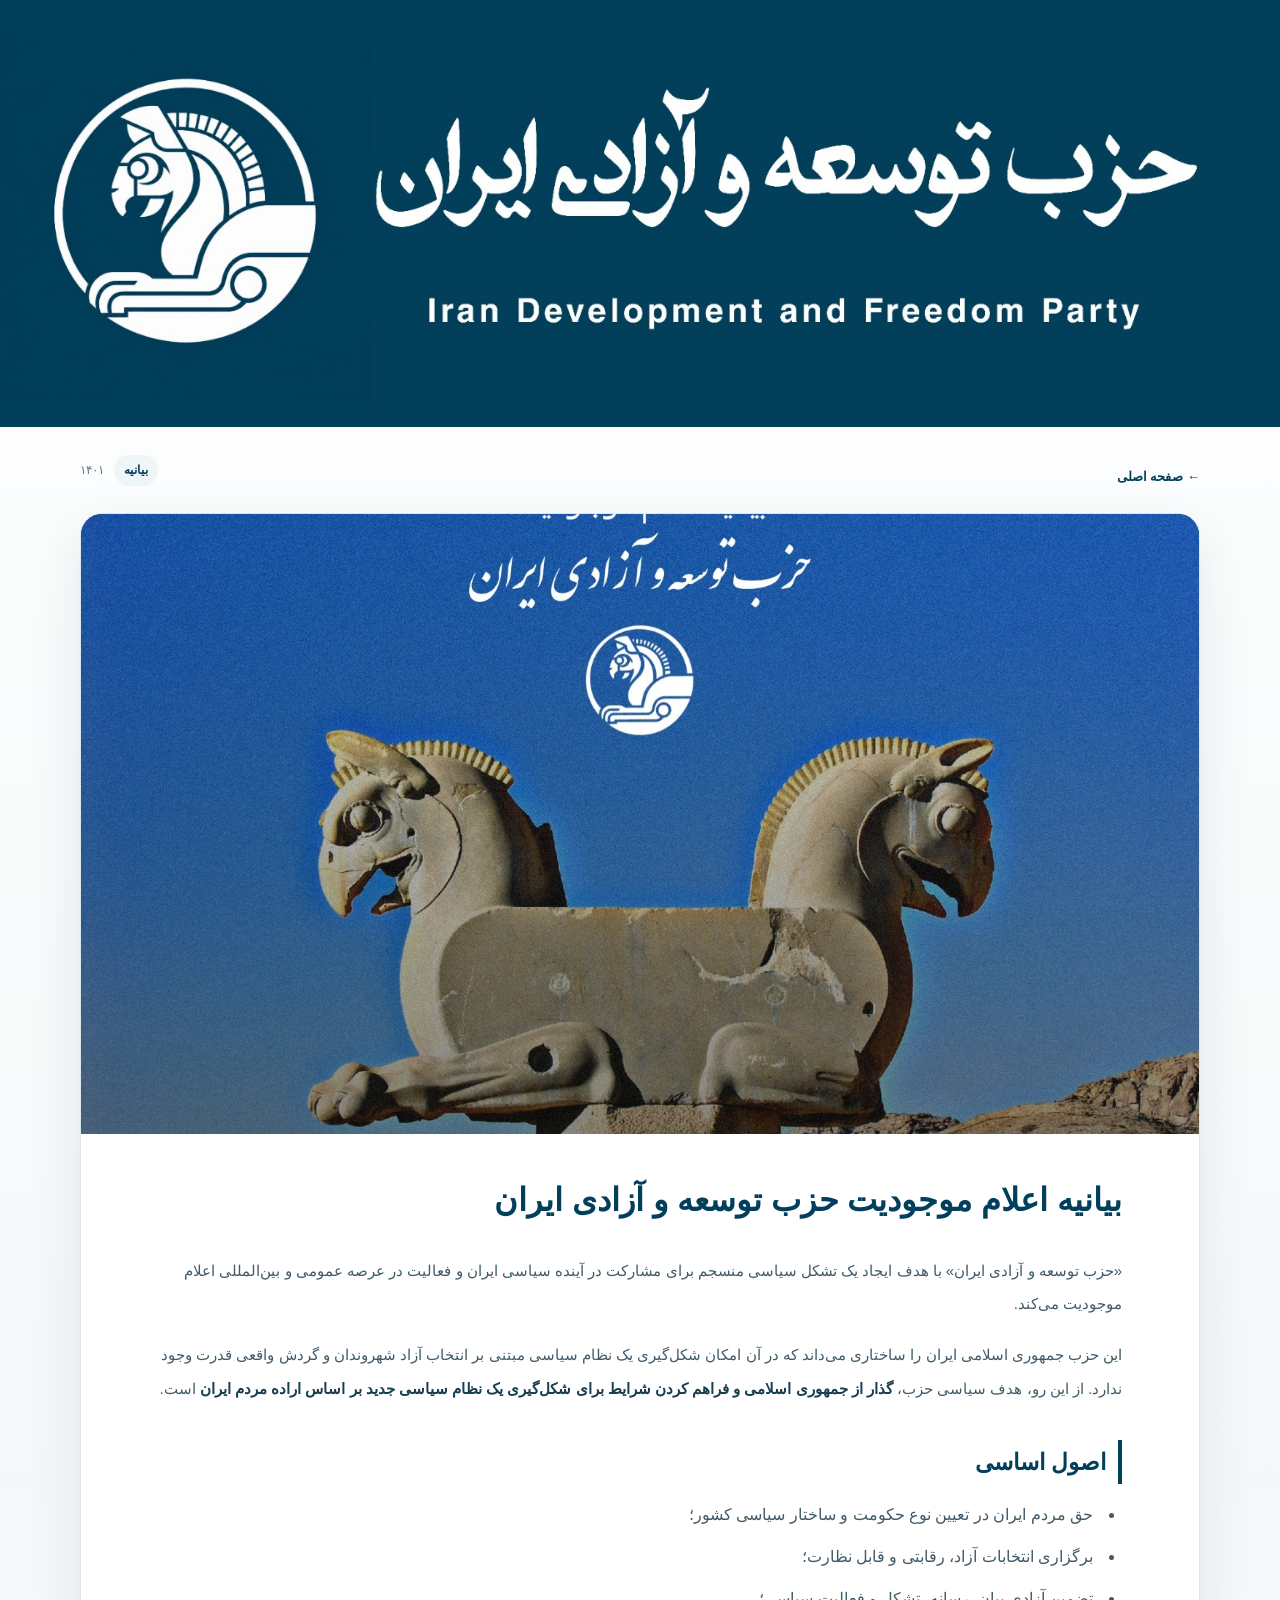
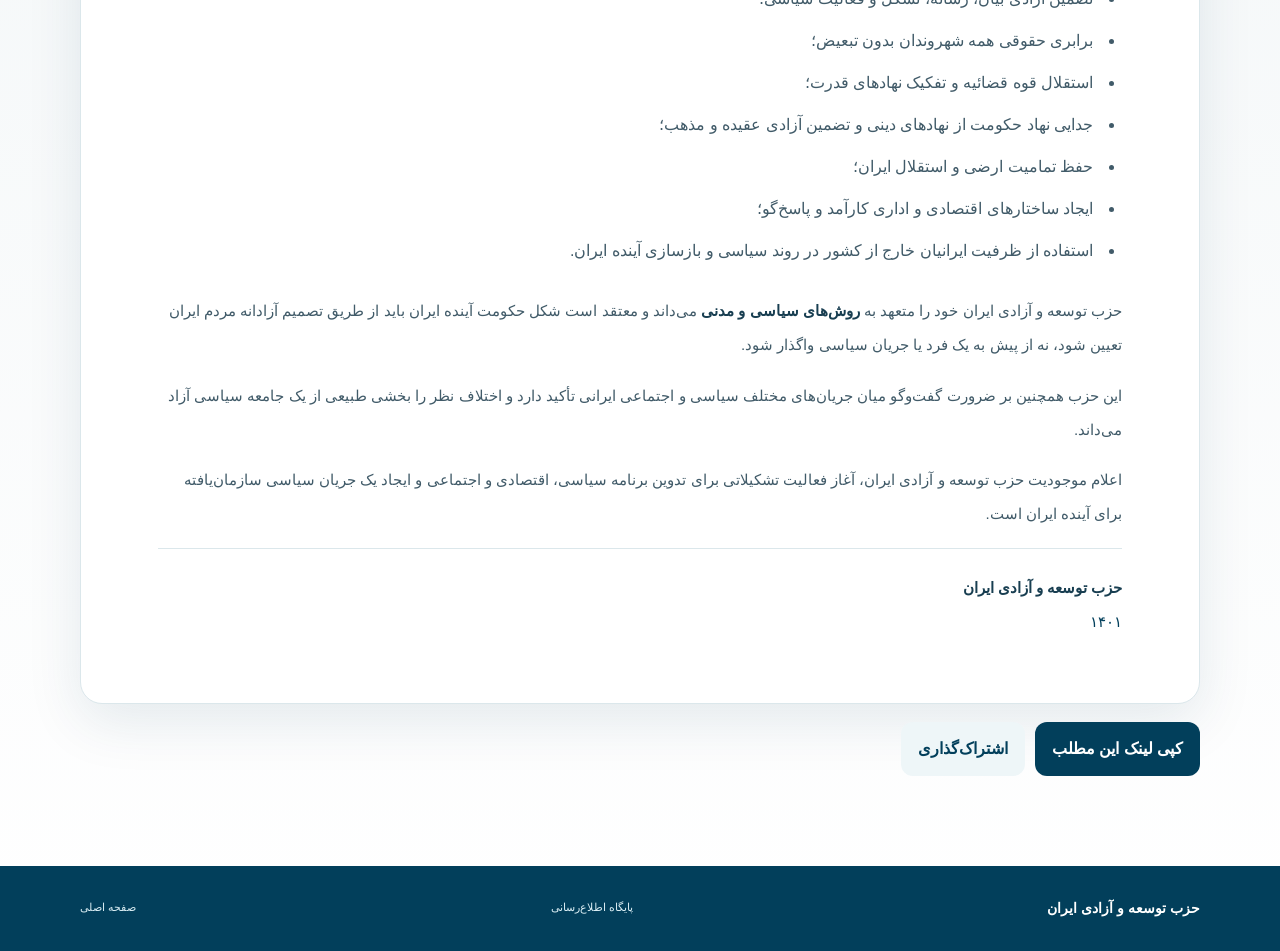
<file: p-idfp-1401-001-site-org.html>
<!doctype html>
<html lang="fa" dir="rtl">
<head>
  <meta charset="utf-8">
  <meta name="viewport" content="width=device-width, initial-scale=1, viewport-fit=cover">
  <meta name="theme-color" content="#023f5b">
  <meta name="description" content="بیانیه اعلام موجودیت حزب توسعه و آزادی ایران، ۱۴۰۱.">
  <meta name="referrer" content="strict-origin-when-cross-origin">
  <meta name="robots" content="index,follow,max-image-preview:large">
  <meta property="og:title" content="بیانیه اعلام موجودیت حزب توسعه و آزادی ایران">
  <meta property="og:description" content="متن بیانیه اعلام موجودیت حزب توسعه و آزادی ایران.">
  <meta property="og:type" content="article">
  <meta property="og:image" content="eelam-site-banner-1401.jpg">
  <meta http-equiv="Content-Security-Policy" content="default-src 'self'; base-uri 'self'; object-src 'none'; frame-ancestors 'none'; form-action 'self'; img-src 'self' data:; style-src 'self'; script-src 'self'; font-src 'self'; connect-src 'self'; upgrade-insecure-requests">
  <link rel="stylesheet" href="style-site-core-v1.css">
  <title>بیانیه اعلام موجودیت | حزب توسعه و آزادی ایران</title>
</head>
<body>
  <header class="mini-header">
    <a href="home-site-org.html"><img src="header-site-org.jpg" alt="حزب توسعه و آزادی ایران" draggable="false"></a>
  </header>

  <main class="article-shell container">
    <div class="article-topline">
      <a href="home-site-org.html" class="back-link">← صفحه اصلی</a>
      <div class="post-meta"><span>بیانیه</span><time datetime="1401">۱۴۰۱</time></div>
    </div>

    <article class="article-card">
      <div class="article-visual">
        <img src="eelam-site-banner-1401.jpg" alt="بنر اعلام موجودیت حزب توسعه و آزادی ایران" loading="eager">
      </div>
      <div class="article-body">
        <h1>بیانیه اعلام موجودیت حزب توسعه و آزادی ایران</h1>
        <p>«حزب توسعه و آزادی ایران» با هدف ایجاد یک تشکل سیاسی منسجم برای مشارکت در آینده سیاسی ایران و فعالیت در عرصه عمومی و بین‌المللی اعلام موجودیت می‌کند.</p>
        <p>این حزب جمهوری اسلامی ایران را ساختاری می‌داند که در آن امکان شکل‌گیری یک نظام سیاسی مبتنی بر انتخاب آزاد شهروندان و گردش واقعی قدرت وجود ندارد. از این رو، هدف سیاسی حزب، <strong>گذار از جمهوری اسلامی و فراهم کردن شرایط برای شکل‌گیری یک نظام سیاسی جدید بر اساس اراده مردم ایران</strong> است.</p>

        <h2>اصول اساسی</h2>
        <ul>
          <li>حق مردم ایران در تعیین نوع حکومت و ساختار سیاسی کشور؛</li>
          <li>برگزاری انتخابات آزاد، رقابتی و قابل نظارت؛</li>
          <li>تضمین آزادی بیان، رسانه، تشکل و فعالیت سیاسی؛</li>
          <li>برابری حقوقی همه شهروندان بدون تبعیض؛</li>
          <li>استقلال قوه قضائیه و تفکیک نهادهای قدرت؛</li>
          <li>جدایی نهاد حکومت از نهادهای دینی و تضمین آزادی عقیده و مذهب؛</li>
          <li>حفظ تمامیت ارضی و استقلال ایران؛</li>
          <li>ایجاد ساختارهای اقتصادی و اداری کارآمد و پاسخ‌گو؛</li>
          <li>استفاده از ظرفیت ایرانیان خارج از کشور در روند سیاسی و بازسازی آینده ایران.</li>
        </ul>

        <p>حزب توسعه و آزادی ایران خود را متعهد به <strong>روش‌های سیاسی و مدنی</strong> می‌داند و معتقد است شکل حکومت آینده ایران باید از طریق تصمیم آزادانه مردم ایران تعیین شود، نه از پیش به یک فرد یا جریان سیاسی واگذار شود.</p>
        <p>این حزب همچنین بر ضرورت گفت‌وگو میان جریان‌های مختلف سیاسی و اجتماعی ایرانی تأکید دارد و اختلاف نظر را بخشی طبیعی از یک جامعه سیاسی آزاد می‌داند.</p>
        <p>اعلام موجودیت حزب توسعه و آزادی ایران، آغاز فعالیت تشکیلاتی برای تدوین برنامه سیاسی، اقتصادی و اجتماعی و ایجاد یک جریان سیاسی سازمان‌یافته برای آینده ایران است.</p>
        <p class="signature"><strong>حزب توسعه و آزادی ایران</strong><br>۱۴۰۱</p>
      </div>
    </article>

    <div class="article-tools">
      <button class="button primary copy-post-link" type="button" data-copy-url="p-idfp-1401-001-site-org.html">کپی لینک این مطلب</button>
      <button class="button ghost" type="button" id="sharePost">اشتراک‌گذاری</button>
    </div>
  </main>

  <footer class="site-footer">
    <div class="container footer-inner">
      <strong>حزب توسعه و آزادی ایران</strong>
      <span>پایگاه اطلاع‌رسانی</span>
      <a href="home-site-org.html">صفحه اصلی</a>
    </div>
  </footer>

  <div class="toast" id="copyToast" role="status" aria-live="polite">لینک کپی شد</div>
  <script src="script-site-engine-v1.js" defer></script>
</body>
</html>
</file>
<file: style-site-2026.css>
*{box-sizing:border-box}html{scroll-behavior:smooth;overflow-x:hidden}body{margin:0;background:#f7f9fb;color:#122a34;font-family:"Vazirmatn";font-size:15px;line-height:1.95;-webkit-font-smoothing:antialiased}a{color:inherit;text-decoration:none}button{font:inherit}.container{width:min(1120px,calc(100% - 32px));margin-inline:auto}.site-header{position:relative;z-index:20;background:#fff;border-bottom:1px solid #e7edf0;line-height:0}.site-header a{display:block}.site-header img{display:block;width:100%;height:auto;aspect-ratio:1536/512;max-width:1536px;margin-inline:auto;object-fit:contain}.main-nav{position:sticky;top:0;z-index:30;background:rgba(255,255,255,.92);backdrop-filter:blur(16px);-webkit-backdrop-filter:blur(16px);border-bottom:1px solid #e8eef1}.nav-inner{width:min(1120px,calc(100% - 32px));margin:auto;display:flex;justify-content:center;gap:5px;padding:7px 0}.nav-inner a{padding:7px 17px;border-radius:12px;color:#526770;font-size:13px;font-weight:600;transition:.18s ease}.nav-inner a:hover{color:#073f57}.nav-inner a.active{background:rgba(255,255,255,.86);box-shadow:0 6px 18px rgba(7,63,87,.08);color:#073f57}.news-section{padding:28px 0 16px}.section-head{display:flex;align-items:center;justify-content:space-between;gap:12px;margin-bottom:12px}.section-head h1{font-size:21px;line-height:1.6;margin:0;font-weight:700}.section-count{font-size:11px;color:#788b94}.news-carousel-wrap{position:relative;padding-inline:4px}.news-track{display:flex;flex-direction:row;gap:14px;overflow-x:auto;overflow-y:hidden;scroll-snap-type:x mandatory;scrollbar-width:none;padding:3px 2px 12px;-webkit-overflow-scrolling:touch;overscroll-behavior-x:contain}.news-track::-webkit-scrollbar{display:none}.news-card{direction:rtl;flex:0 0 52%;max-width:580px;scroll-snap-align:center;background:#fff;border:1px solid #e2e9ed;border-radius:17px;box-shadow:0 8px 26px rgba(16,48,63,.065);overflow:hidden}.news-cover{display:block;height:170px;background:#e9eef1;overflow:hidden}.news-cover img{width:100%;height:100%;object-fit:cover;display:block}.news-body{padding:13px 15px 15px}.news-date,.article-date{direction:ltr;display:flex;align-items:center;justify-content:space-between;gap:12px;font-size:10.5px;color:#687b84;white-space:nowrap}.news-date .gregorian,.article-date span:first-child{direction:ltr;text-align:left}.news-date .shamsi,.article-date span:last-child{direction:rtl;text-align:right}.news-type{margin-top:7px;color:#0b657f;font-size:10px;font-weight:700}.news-body h2{font-size:16px;line-height:1.65;margin:3px 0 4px}.news-body p{font-size:11.5px;line-height:1.9;color:#6a7c84;margin:0;display:-webkit-box;-webkit-line-clamp:2;-webkit-box-orient:vertical;overflow:hidden}.card-link{display:inline-block;margin-top:8px;color:#075b75;font-size:10.5px;font-weight:700}.carousel-arrow{position:absolute;z-index:3;top:50%;transform:translateY(-50%);width:38px;height:38px;border:1px solid #dfe7eb;border-radius:50%;background:#fff;color:#075b75;box-shadow:0 7px 18px rgba(15,49,65,.12);display:grid;place-items:center;cursor:pointer;font-size:25px;line-height:1}.carousel-arrow.prev{right:-5px}.carousel-arrow.next{left:-5px}.carousel-arrow:active{transform:translateY(-50%) scale(.95)}.news-timer{height:2px;width:min(210px,52%);margin:5px auto 8px;background:#e5ebee;border-radius:99px;overflow:hidden}.news-timer span{display:block;height:100%;width:0;background:#075b75;border-radius:inherit}.dots{display:flex;justify-content:center;gap:6px}.dots button{width:6px;height:6px;border:0;border-radius:50%;padding:0;background:#c8d3d8;cursor:pointer}.dots button.active{width:18px;border-radius:99px;background:#075b75}.quick-links{display:flex;gap:10px;padding:18px 0 48px}.quick-links a{flex:1;min-height:52px;display:flex;align-items:center;justify-content:space-between;padding:0 16px;background:#fff;border:1px solid #e3eaed;border-radius:13px;color:#24434f;font-size:12px;font-weight:600;box-shadow:0 6px 20px rgba(16,48,63,.04)}.quick-links b{font-size:17px;color:#075b75}.article{padding:24px 0 70px}.back-link{display:inline-block;color:#075b75;font-size:11px;font-weight:600;margin-bottom:12px}.article-card{background:#fff;border:1px solid #e1e9ed;border-radius:19px;box-shadow:0 10px 32px rgba(16,48,63,.055);overflow:hidden}.article-image{display:block;width:100%;max-height:560px;object-fit:cover}.mahsa-image{object-fit:contain;background:#000}.article-content{max-width:790px;margin-inline:auto;padding:22px 24px 30px}.article-content h1{font-size:28px;line-height:1.5;margin:7px 0 16px}.article-content h2{font-size:18px;margin:24px 0 8px;color:#073f57}.article-content p{margin:0 0 15px;color:#425962;font-size:14px;line-height:2.2}.article-content ul{padding-right:22px;color:#425962}.article-content li{margin-bottom:7px;font-size:13.5px}.signature{margin-top:28px;padding-top:18px;border-top:1px solid #e5ecef}.telegram-post{color:#075b75;font-weight:700}.article-tools{display:flex;gap:8px;align-items:center;margin-top:12px}.button,.copy-button{min-height:42px;padding:7px 15px;border-radius:11px;border:1px solid #dce6ea;background:#fff;color:#075b75;font-size:12px;font-weight:600;cursor:pointer}.button.secondary{background:#075b75;color:#fff;border-color:#075b75}.site-footer{border-top:1px solid #e3eaed;background:#fff}.footer-inner{min-height:82px;display:flex;align-items:center;justify-content:space-between;gap:20px}.footer-inner strong,.footer-inner span{display:block}.footer-inner strong{font-size:12px}.footer-inner span,.footer-inner small,.footer-inner>a{font-size:10.5px;color:#71838c}.footer-inner>a{font-weight:600;color:#075b75}.toast{position:fixed;bottom:20px;left:50%;transform:translate(-50%,15px);opacity:0;pointer-events:none;background:#123642;color:#fff;padding:7px 12px;border-radius:9px;font-size:10px;z-index:60;transition:.2s ease}.toast.show{opacity:1;transform:translate(-50%,0)}.not-found{min-height:100vh;display:grid;place-items:center;text-align:center}.not-found strong{font-size:70px;color:#075b75}.not-found h1{margin:0}.not-found p{color:#6d7d85}.not-found .button{display:inline-flex;align-items:center;justify-content:center;background:#075b75;color:#fff}.quick-links+*{margin-top:0}@media(max-width:700px){.container{width:calc(100% - 20px)}.site-header img{aspect-ratio:1536/512}.nav-inner{width:calc(100% - 20px)}.nav-inner a{padding:7px 13px;font-size:12px}.news-section{padding-top:20px}.news-card{flex-basis:82%;max-width:none}.news-cover{height:142px}.news-body{padding:12px}.news-body h2{font-size:15px}.news-body p{font-size:11px}.carousel-arrow{width:34px;height:34px;font-size:22px}.carousel-arrow.prev{right:-2px}.carousel-arrow.next{left:-2px}.quick-links{padding-bottom:34px}.article-content{padding:18px 16px 25px}.article-content h1{font-size:23px}.article-content p{font-size:13px;line-height:2.1}.footer-inner{min-height:110px;display:grid;grid-template-columns:1fr 1fr;gap:4px 12px;padding:15px 0}.footer-inner small{grid-column:1/-1}.article-tools{flex-wrap:wrap}}@media(prefers-reduced-motion:reduce){html{scroll-behavior:auto}.news-track{scroll-behavior:auto}}
.manifesto{padding-top:30px}.manifesto .article-head{display:flex;align-items:flex-end;justify-content:space-between;gap:18px;margin-bottom:18px}.manifesto .article-head h1{font-size:27px;line-height:1.5;margin:4px 0}.manifesto .eyebrow{font-size:10px;color:#075b75;font-weight:700}.manifesto .lead{font-size:12px;color:#6e818a;margin:0}.icon-button{width:42px;height:42px;border:1px solid #dce6ea;background:#fff;border-radius:11px;color:#075b75;display:grid;place-items:center;cursor:pointer}.icon-button svg{width:19px;height:19px;fill:none;stroke:currentColor;stroke-width:1.7;stroke-linecap:round;stroke-linejoin:round}.intro-text,.chapters,.final-principle{max-width:790px;margin-inline:auto}.intro-text{border-top:1px solid #e3eaed;padding-top:20px;margin-bottom:16px}.intro-text h2{font-size:18px;margin:0 0 8px}.intro-text p{font-size:13px;line-height:2.1;color:#425962;margin:0 0 10px}.chapters{display:grid;gap:8px}.chapters details{background:#fff;border:1px solid #e1e9ed;border-radius:13px;overflow:hidden}.chapters details[open]{box-shadow:0 7px 24px rgba(16,48,63,.045)}.chapters summary{list-style:none;cursor:pointer;padding:13px 15px;display:flex;align-items:center;gap:12px;font-weight:700;font-size:13px}.chapters summary::-webkit-details-marker{display:none}.chapters summary span{color:#075b75;font-size:10px;min-width:54px}.chapters summary i{font-style:normal;margin-right:auto;color:#075b75;font-size:19px;font-weight:400;transition:transform .2s}.chapters details[open] summary i{transform:rotate(45deg)}.chapter-body{padding:3px 18px 18px;border-top:1px solid #e6ecef}.chapter-body h3{font-size:15px;line-height:1.7;margin:18px 0 7px;color:#073f57}.chapter-body p,.chapter-body li{font-size:12.5px;line-height:2.1;color:#425962}.chapter-body p{margin:0 0 9px}.chapter-body ul{padding-right:21px}.chapter-body li{margin-bottom:4px}.final-principle{margin-top:22px;padding:20px 0 0;border-top:2px solid #075b75}.final-principle h2{font-size:20px;line-height:1.6;margin:4px 0 10px}.final-principle p,.final-principle li{font-size:13px;line-height:2.1;color:#425962}.final-principle p{margin:0 0 10px}.final-principle ul{padding-right:21px}
.news-menu-button{width:34px;height:34px;border:1px solid #dfe7eb;border-radius:10px;background:#fff;display:grid;place-items:center;gap:3px;padding:7px;cursor:pointer;box-shadow:0 5px 15px rgba(16,48,63,.05)}
.news-menu-button span{display:block;width:15px;height:1.7px;background:#075b75;border-radius:2px}
.news-menu{position:relative;z-index:10;width:min(420px,100%);margin:-3px 0 12px auto;background:#fff;border:1px solid #e1e9ed;border-radius:14px;box-shadow:0 12px 30px rgba(16,48,63,.10);overflow:hidden}
.news-menu[hidden]{display:none}
.news-menu a{display:flex;align-items:center;justify-content:space-between;gap:12px;padding:11px 14px;border-bottom:1px solid #edf1f3}
.news-menu a:last-child{border-bottom:0}
.news-menu a span{font-size:12px;font-weight:700;color:#24434f}
.news-menu a small{font-size:9.5px;color:#71838c;direction:ltr;white-space:nowrap}
.icon-copy{width:42px;min-width:42px;padding:7px;display:grid;place-items:center}
.icon-copy svg{width:19px;height:19px;fill:none;stroke:currentColor;stroke-width:1.7;stroke-linecap:round;stroke-linejoin:round}
.manifesto .article-head{background:#fff;border:1px solid #e1e9ed;border-radius:16px;padding:16px 18px;box-shadow:0 7px 24px rgba(16,48,63,.045)}
.manifesto .intro-text{background:#fff;border:1px solid #e1e9ed;border-radius:16px;padding:18px 20px;margin-bottom:12px;box-shadow:0 6px 20px rgba(16,48,63,.035)}
.manifesto .chapters{gap:9px}
.manifesto .chapters details{border-radius:14px}
.manifesto .chapters summary{min-height:48px}
.manifesto .final-principle{background:#fff;border:1px solid #e1e9ed;border-top:3px solid #075b75;border-radius:16px;padding:20px;margin-bottom:30px;box-shadow:0 7px 24px rgba(16,48,63,.045)}
@media(max-width:700px){.news-menu-button{width:32px;height:32px}.news-menu a{padding:10px 12px}.manifesto{padding-top:20px}.manifesto .article-head{padding:14px}.manifesto .article-head h1{font-size:22px}.manifesto .intro-text{padding:15px}.manifesto .final-principle{padding:17px}}
</file>
<file: style-site-core-v2.css>
:root{--ink:#12313d;--teal:#064963;--teal2:#0a5871;--paper:#f7f5f0;--white:#fff;--line:#d9e0e2;--muted:#64737a;--max:1040px;--shadow:0 10px 30px rgba(4,44,59,.08)}
*{box-sizing:border-box}html{scroll-behavior:smooth}body{margin:0;background:var(--paper);color:var(--ink);font-family:-apple-system,BlinkMacSystemFont,"SF Pro Display","SF Pro Text","Helvetica Neue",Arial,sans-serif;font-size:17px;line-height:1.95;-webkit-font-smoothing:antialiased}a{color:inherit;text-decoration:none}img{max-width:100%;display:block}.container{width:min(calc(100% - 32px),var(--max));margin-inline:auto}.site-header{background:var(--teal);line-height:0}.site-header a{display:block}.site-header img{width:100%;height:auto;max-height:230px;object-fit:cover;object-position:center}.site-header.compact img{max-height:150px}.main-nav{background:#fff;border-bottom:1px solid var(--line);position:sticky;top:0;z-index:20}.nav-inner{width:min(calc(100% - 32px),var(--max));margin:auto;display:flex;justify-content:center;gap:8px}.nav-inner a{padding:11px 18px;font-size:14px;color:#53646b;border-bottom:2px solid transparent;transition:.2s ease}.nav-inner a:hover,.nav-inner a.active{color:var(--teal);border-bottom-color:var(--teal)}.lead-post{padding:44px 0 30px}.eyebrow{font-size:12px;font-weight:700;letter-spacing:.04em;color:var(--teal);margin-bottom:10px}.post-grid{display:grid;grid-template-columns:1.05fr 1fr;gap:42px;align-items:center;border-top:1px solid var(--line);padding-top:22px}.post-image{overflow:hidden;background:#ddd;box-shadow:var(--shadow)}.post-image img{aspect-ratio:4/3;object-fit:cover;transition:transform .45s ease}.post-image:hover img{transform:scale(1.015)}.post-body time{display:block;font-size:13px;color:var(--muted);margin-bottom:8px}.post-body h1{font-size:clamp(28px,4vw,44px);line-height:1.35;margin:0 0 16px;font-weight:700;letter-spacing:-.03em}.post-body p{color:#596970;margin:0 0 24px;max-width:600px}.actions{display:flex;align-items:center;gap:10px}.button{display:inline-flex;align-items:center;justify-content:center;min-height:44px;padding:8px 18px;border-radius:5px;border:1px solid transparent;font:inherit;font-size:14px;cursor:pointer;transition:.2s ease}.button.primary{background:var(--teal);color:#fff}.button.primary:hover{background:#053c51}.icon-button{width:42px;height:42px;border:1px solid var(--line);background:#fff;color:var(--teal);border-radius:5px;display:inline-grid;place-items:center;cursor:pointer;transition:.2s ease}.icon-button:hover{border-color:var(--teal);background:#f1f5f6}.icon-button svg{width:19px;height:19px;fill:none;stroke:currentColor;stroke-width:1.7;stroke-linecap:round;stroke-linejoin:round}.copy-label{font-size:12px;color:var(--muted)}.document-links{padding:12px 0 70px}.document-card{display:flex;align-items:center;gap:18px;border-top:1px solid var(--line);border-bottom:1px solid var(--line);padding:20px 2px;transition:.2s ease}.document-card:hover{padding-inline:10px;background:#fbfaf7}.document-mark{width:42px;height:42px;border:1px solid var(--teal);color:var(--teal);display:grid;place-items:center;font-weight:700}.document-card span:nth-child(2){display:grid;gap:2px;flex:1}.document-card strong{font-size:16px}.document-card small{font-size:12px;color:var(--muted)}.document-card b{color:var(--teal);font-size:18px}footer{border-top:1px solid var(--line);background:#fff}.footer-inner{min-height:70px;display:flex;align-items:center;justify-content:space-between;gap:20px;font-size:13px}.footer-inner span{color:var(--muted)}.article,.manifesto{padding:48px 0 80px}.article-head{display:flex;align-items:flex-end;justify-content:space-between;gap:20px;margin-bottom:28px}.article-head h1{font-size:clamp(29px,4.5vw,48px);line-height:1.35;margin:0;letter-spacing:-.03em}.article-image{width:100%;max-height:600px;object-fit:cover;margin-bottom:40px}.prose,.intro-text,.chapter-body,.final-principle{max-width:780px;margin-inline:auto}.prose p,.intro-text p,.chapter-body p,.final-principle p{margin:0 0 20px}.prose ul,.chapter-body ul,.final-principle ul{padding-right:24px}.prose li,.chapter-body li,.final-principle li{margin-bottom:7px}.signature{margin-top:34px;padding-top:20px;border-top:1px solid var(--line)}.lead{color:var(--muted);margin:6px 0 0}.intro-text{border-top:1px solid var(--line);padding-top:28px;margin-bottom:34px}.intro-text h2{font-size:22px;margin:0 0 15px}.chapters{display:grid;gap:10px;max-width:780px;margin-inline:auto}.chapters details{background:#fff;border:1px solid var(--line);transition:border-color .2s ease,box-shadow .25s ease}.chapters details[open]{border-color:#c7d4d8;box-shadow:0 7px 22px rgba(4,44,59,.045)}summary{list-style:none;cursor:pointer;padding:17px 20px;display:flex;align-items:center;gap:14px;font-weight:700;font-size:17px}summary::-webkit-details-marker{display:none}summary span{color:var(--teal);font-size:12px;min-width:64px}summary i{font-style:normal;margin-right:auto;color:var(--teal);font-size:22px;font-weight:400;transition:transform .25s ease}.chapters details[open] summary i{transform:rotate(45deg)}.chapter-body{padding:4px 24px 25px;border-top:1px solid var(--line);animation:reveal .25s ease}.chapter-body h3{font-size:18px;line-height:1.6;margin:24px 0 10px;color:#163f4c}.chapter-body h3:first-child{margin-top:16px}.chapter-body p{margin-bottom:12px}.final-principle{margin-top:40px;padding:30px 0;border-top:2px solid var(--teal);text-align:right}.final-principle h2{font-size:26px;line-height:1.5;margin:0 0 16px}.toast{position:fixed;bottom:22px;left:50%;transform:translate(-50%,20px);opacity:0;pointer-events:none;background:#12313d;color:#fff;padding:8px 14px;font-size:12px;border-radius:4px;transition:.25s ease;z-index:50}.toast.show{opacity:1;transform:translate(-50%,0)}@keyframes reveal{from{opacity:0;transform:translateY(-4px)}to{opacity:1;transform:none}}
@media(max-width:760px){body{font-size:16px}.site-header img{max-height:150px}.site-header.compact img{max-height:110px}.nav-inner{justify-content:stretch}.nav-inner a{flex:1;text-align:center;padding:9px 5px}.post-grid{grid-template-columns:1fr;gap:24px}.lead-post{padding-top:28px}.post-body h1{font-size:30px}.document-links{padding-bottom:45px}.article,.manifesto{padding-top:32px}.article-head{align-items:flex-start}.article-image{margin-bottom:28px}.chapter-body{padding-inline:18px}summary{padding:15px 16px}.footer-inner{flex-direction:column;justify-content:center;padding:15px 0;min-height:84px}.copy-label{display:none}}
</file>
<file: style-site-core-v1.css>
:root{--ink:#103245;--muted:#647986;--teal:#023f5b;--teal2:#075777;--soft:#eef6f8;--line:#dbe7eb;--paper:#fff;--bg:#f5f8f9;--shadow:0 18px 55px rgba(2,63,91,.10);--radius:22px}
*{box-sizing:border-box}html{scroll-behavior:smooth;overflow-x:hidden}body{margin:0;background:linear-gradient(180deg,#fff 0%,var(--bg) 58%,#fff 100%);color:var(--ink);font-family:Tahoma,"Segoe UI",Arial,sans-serif;line-height:1.95}a,button{font:inherit}a{color:inherit}button:focus-visible,a:focus-visible{outline:3px solid #71b3cc;outline-offset:3px}.container{width:min(1120px,calc(100% - 34px));margin-inline:auto}
.site-header{background:var(--teal);line-height:0;border-bottom:4px solid #fff}.site-header>a{display:block}.site-header-image{display:block;width:100%;max-width:1536px;margin:auto;height:auto;object-fit:cover}
.featured{padding:44px 0 22px}.section-kicker{color:var(--teal2);font-size:13px;font-weight:700;margin-bottom:10px}.featured-card{display:grid;grid-template-columns:1.03fr .97fr;background:var(--paper);border:1px solid var(--line);border-radius:var(--radius);overflow:hidden;box-shadow:var(--shadow)}.featured-image{grid-column:1;min-height:420px;background:#073f5a}.featured-image img{width:100%;height:100%;display:block;object-fit:cover}.featured-copy{grid-column:2;padding:42px 44px;display:flex;flex-direction:column;justify-content:center}.post-meta{display:flex;align-items:center;gap:10px;color:var(--muted);font-size:12px;margin-bottom:12px}.post-meta span{background:var(--soft);color:var(--teal);padding:4px 10px;border-radius:999px;font-weight:700}.featured-copy h1{font-size:31px;line-height:1.75;margin:0 0 14px;color:var(--teal)}.featured-copy p{font-size:15px;color:#536b77;margin:0 0 24px}.featured-actions,.article-tools{display:flex;gap:10px;flex-wrap:wrap}.button{border:0;border-radius:12px;padding:11px 17px;text-decoration:none;cursor:pointer;font-weight:700;display:inline-flex;align-items:center;justify-content:center;gap:9px}.button.primary{background:var(--teal);color:#fff}.button.primary:hover{background:var(--teal2)}.button.ghost{background:var(--soft);color:var(--teal)}
.quick-nav{display:grid;grid-template-columns:repeat(3,1fr);gap:12px;padding:24px 0 48px}.quick-nav a{background:var(--teal);color:#fff;text-decoration:none;text-align:center;padding:15px;border-radius:15px;font-size:14px;font-weight:700}.quick-nav a:hover{background:var(--teal2)}
.content-section{padding:24px 0 58px}.section-heading{display:flex;align-items:center;gap:12px;margin-bottom:18px}.section-heading span{width:5px;height:31px;border-radius:8px;background:var(--teal)}.section-heading h2{margin:0;color:var(--teal);font-size:25px}.post-row{display:grid;grid-template-columns:1fr .8fr;gap:0;background:#fff;border:1px solid var(--line);border-radius:var(--radius);overflow:hidden;box-shadow:var(--shadow)}.post-row-text{padding:30px 32px;display:flex;flex-direction:column;justify-content:center}.post-row-text h3{font-size:22px;color:var(--teal);margin:0 0 8px}.post-row-text p{font-size:14px;color:var(--muted);margin:0 0 14px}.post-row-image{min-height:240px}.post-row-image img{width:100%;height:100%;display:block;object-fit:cover}.text-link{color:var(--teal);font-size:13px;font-weight:800;text-decoration:none}.text-link span{display:inline-block;margin-right:5px}.principles-grid{display:grid;grid-template-columns:repeat(3,1fr);gap:12px}.principle{background:#fff;border:1px solid var(--line);border-radius:16px;padding:17px 18px;color:#385363;font-size:13px;min-height:80px;display:flex;align-items:center}.about-card{background:#fff;border:1px solid var(--line);border-radius:var(--radius);padding:28px 30px;box-shadow:var(--shadow)}.about-card p{margin:0;color:#4d6673;font-size:14px}.about-note{margin-top:18px;padding-top:16px;border-top:1px solid var(--line);font-size:12px;color:var(--muted)}
.mini-header{background:var(--teal);line-height:0;border-bottom:4px solid #fff}.mini-header img{width:100%;max-width:1536px;display:block;margin:auto;height:auto}.article-shell{padding:24px 0 70px}.article-topline{display:flex;align-items:center;justify-content:space-between;gap:15px;margin-bottom:15px}.back-link{color:var(--teal);font-size:13px;text-decoration:none;font-weight:700}.article-card{background:#fff;border:1px solid var(--line);border-radius:var(--radius);overflow:hidden;box-shadow:var(--shadow)}.article-visual{width:100%;background:#073f5a}.article-visual img{width:100%;max-height:620px;display:block;object-fit:cover}.article-body{padding:38px clamp(20px,6vw,78px) 48px}.article-body h1{color:var(--teal);font-size:32px;line-height:1.8;margin:0 0 24px}.article-body h2{color:var(--teal);font-size:23px;margin:34px 0 13px;padding-right:12px;border-right:4px solid var(--teal)}.article-body p{font-size:15px;color:#415b69;line-height:2.25;margin:0 0 17px}.article-body ul{padding-right:24px;color:#415b69;line-height:2.25;margin:10px 0 25px}.article-body li{padding-right:5px;margin-bottom:6px}.article-body strong{color:#183e51}.signature{margin-top:30px;padding-top:22px;border-top:1px solid var(--line);color:var(--teal)!important}.article-tools{margin-top:18px;justify-content:flex-start}
.site-footer{background:var(--teal);color:#fff;margin-top:20px}.footer-inner{min-height:85px;display:flex;align-items:center;justify-content:space-between;gap:18px}.footer-inner strong{font-size:14px}.footer-inner span,.footer-inner a{font-size:11px;color:#dbeef4;text-decoration:none}.toast{position:fixed;bottom:22px;left:50%;transform:translate(-50%,20px);background:#092f42;color:#fff;padding:10px 17px;border-radius:12px;font-size:12px;opacity:0;pointer-events:none;transition:.22s;z-index:50;box-shadow:0 10px 30px rgba(0,0,0,.2)}.toast.show{opacity:1;transform:translate(-50%,0)}
@media(max-width:800px){.featured-card{grid-template-columns:1fr}.featured-image,.featured-copy{grid-column:1}.featured-image{min-height:260px}.featured-copy{padding:28px 24px}.featured-copy h1{font-size:25px}.quick-nav{grid-template-columns:1fr}.post-row{grid-template-columns:1fr}.post-row-text{order:2}.post-row-image{order:1;min-height:210px}.principles-grid{grid-template-columns:1fr 1fr}.article-body h1{font-size:26px}.article-body p,.article-body li{font-size:14px}.footer-inner{padding:18px 0;flex-direction:column;align-items:flex-start}}
@media(max-width:480px){.container{width:calc(100% - 20px)}.featured{padding-top:25px}.featured-copy{padding:23px 18px}.featured-copy h1{font-size:22px}.featured-copy p{font-size:13px}.button{width:100%}.principles-grid{grid-template-columns:1fr}.article-shell{padding-top:14px}.article-body{padding:26px 18px 35px}.article-body h1{font-size:23px}.article-body h2{font-size:20px}.article-body p,.article-body li{font-size:13px;line-height:2.15}.article-topline{align-items:flex-start;flex-direction:column}.article-tools .button{width:100%}}
@media(prefers-reduced-motion:reduce){html{scroll-behavior:auto}.toast{transition:none}}
</file>
